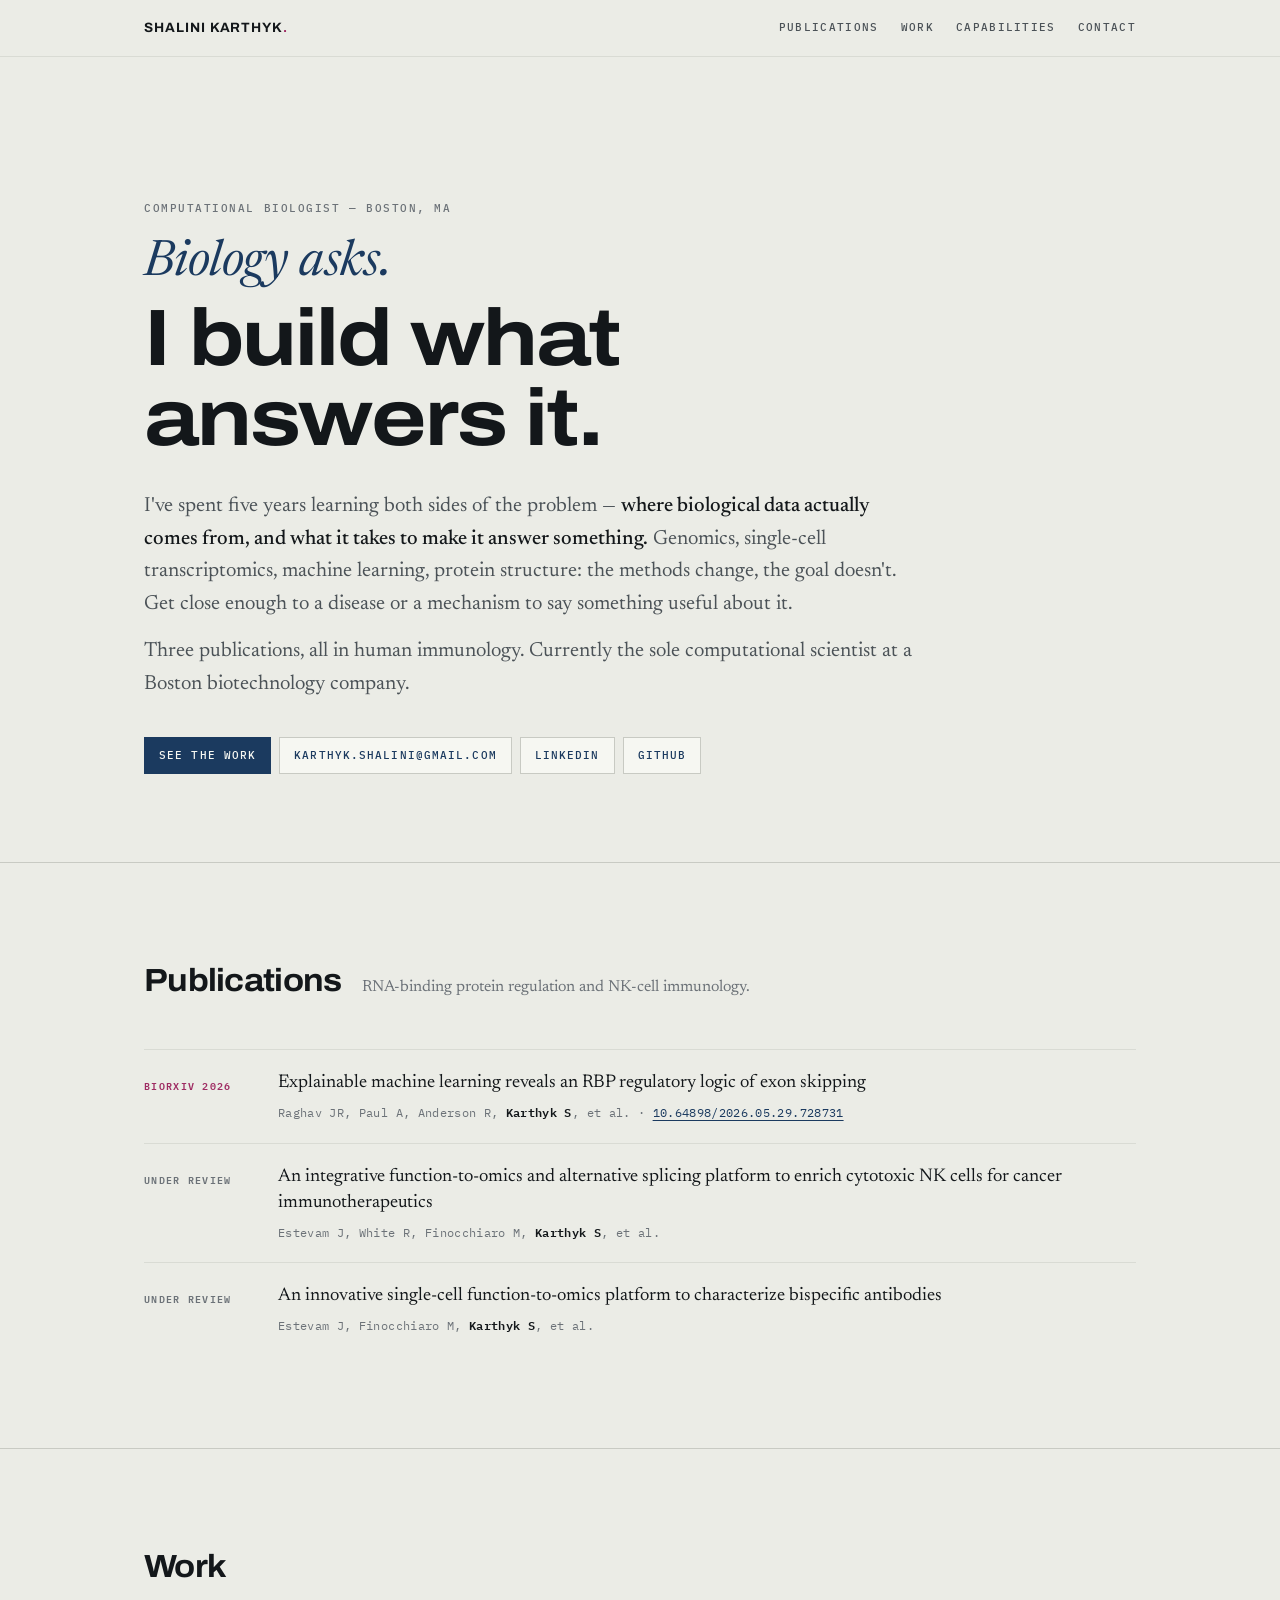
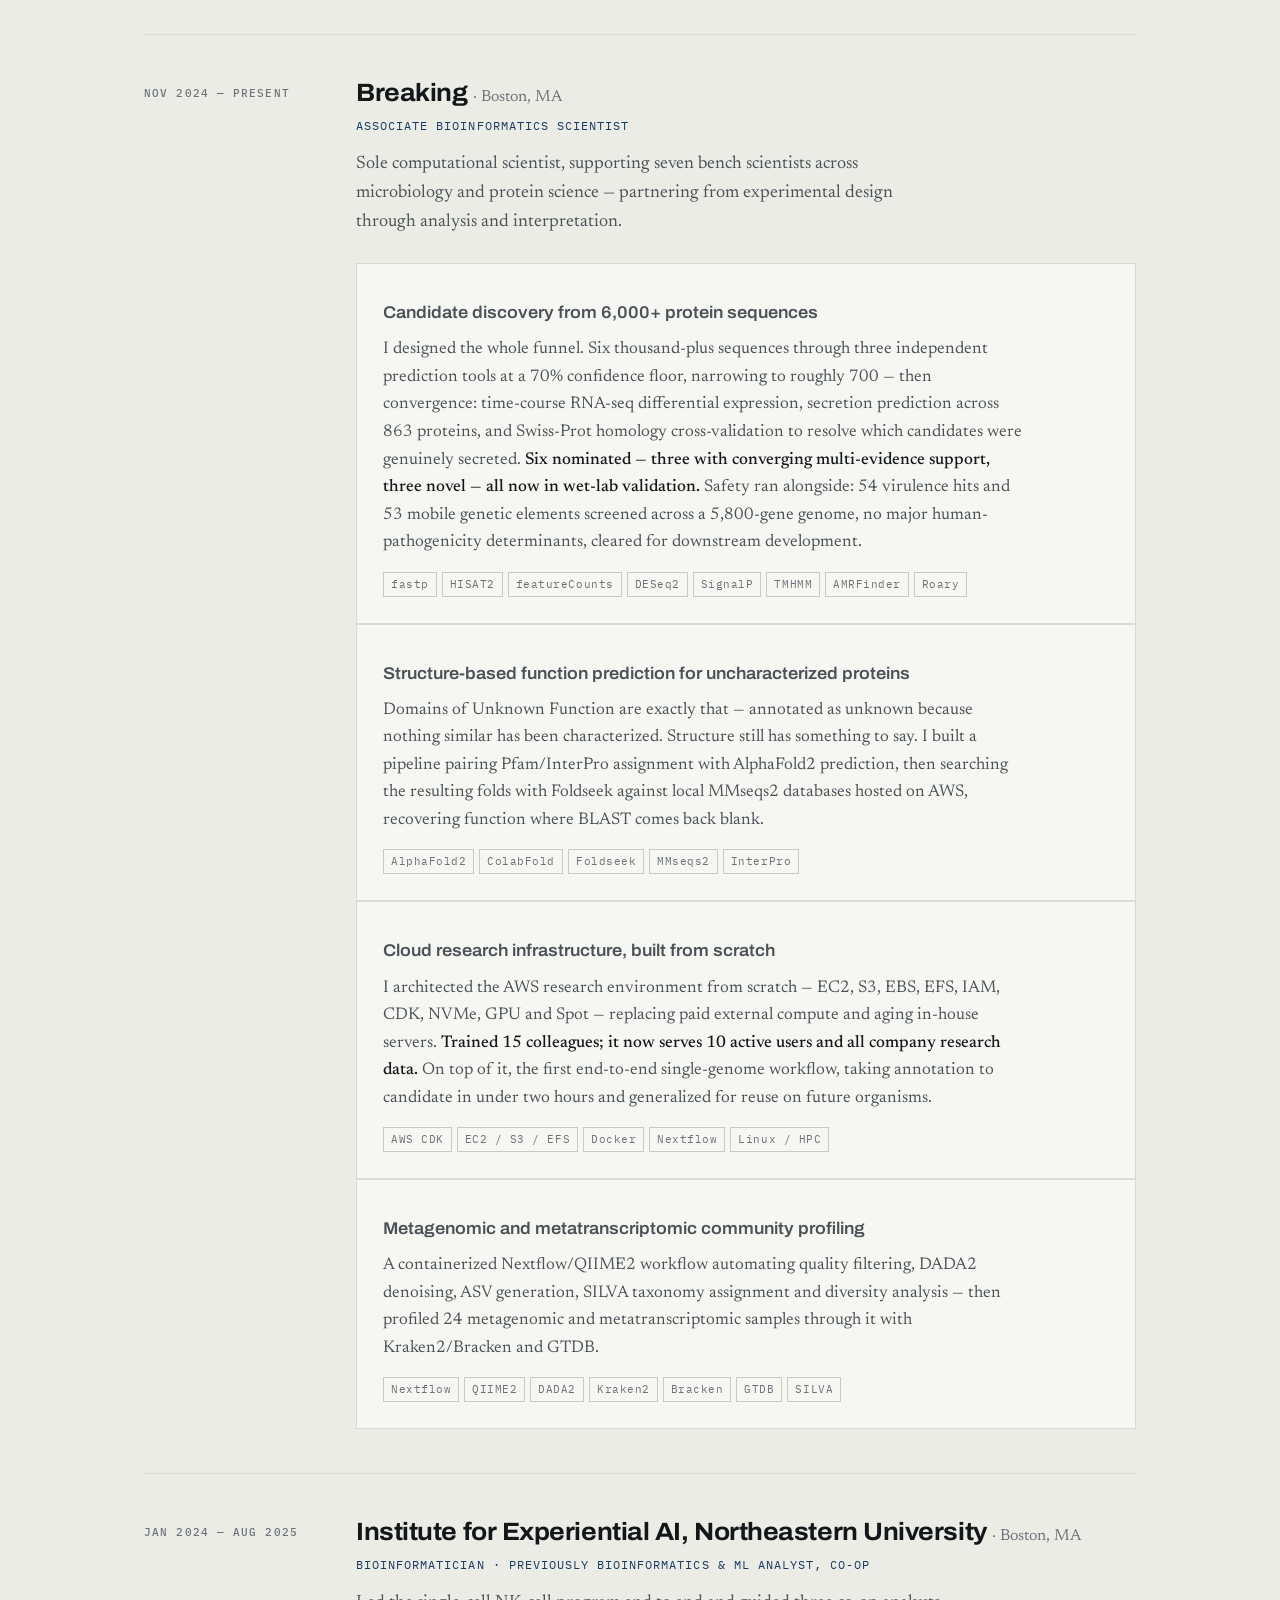
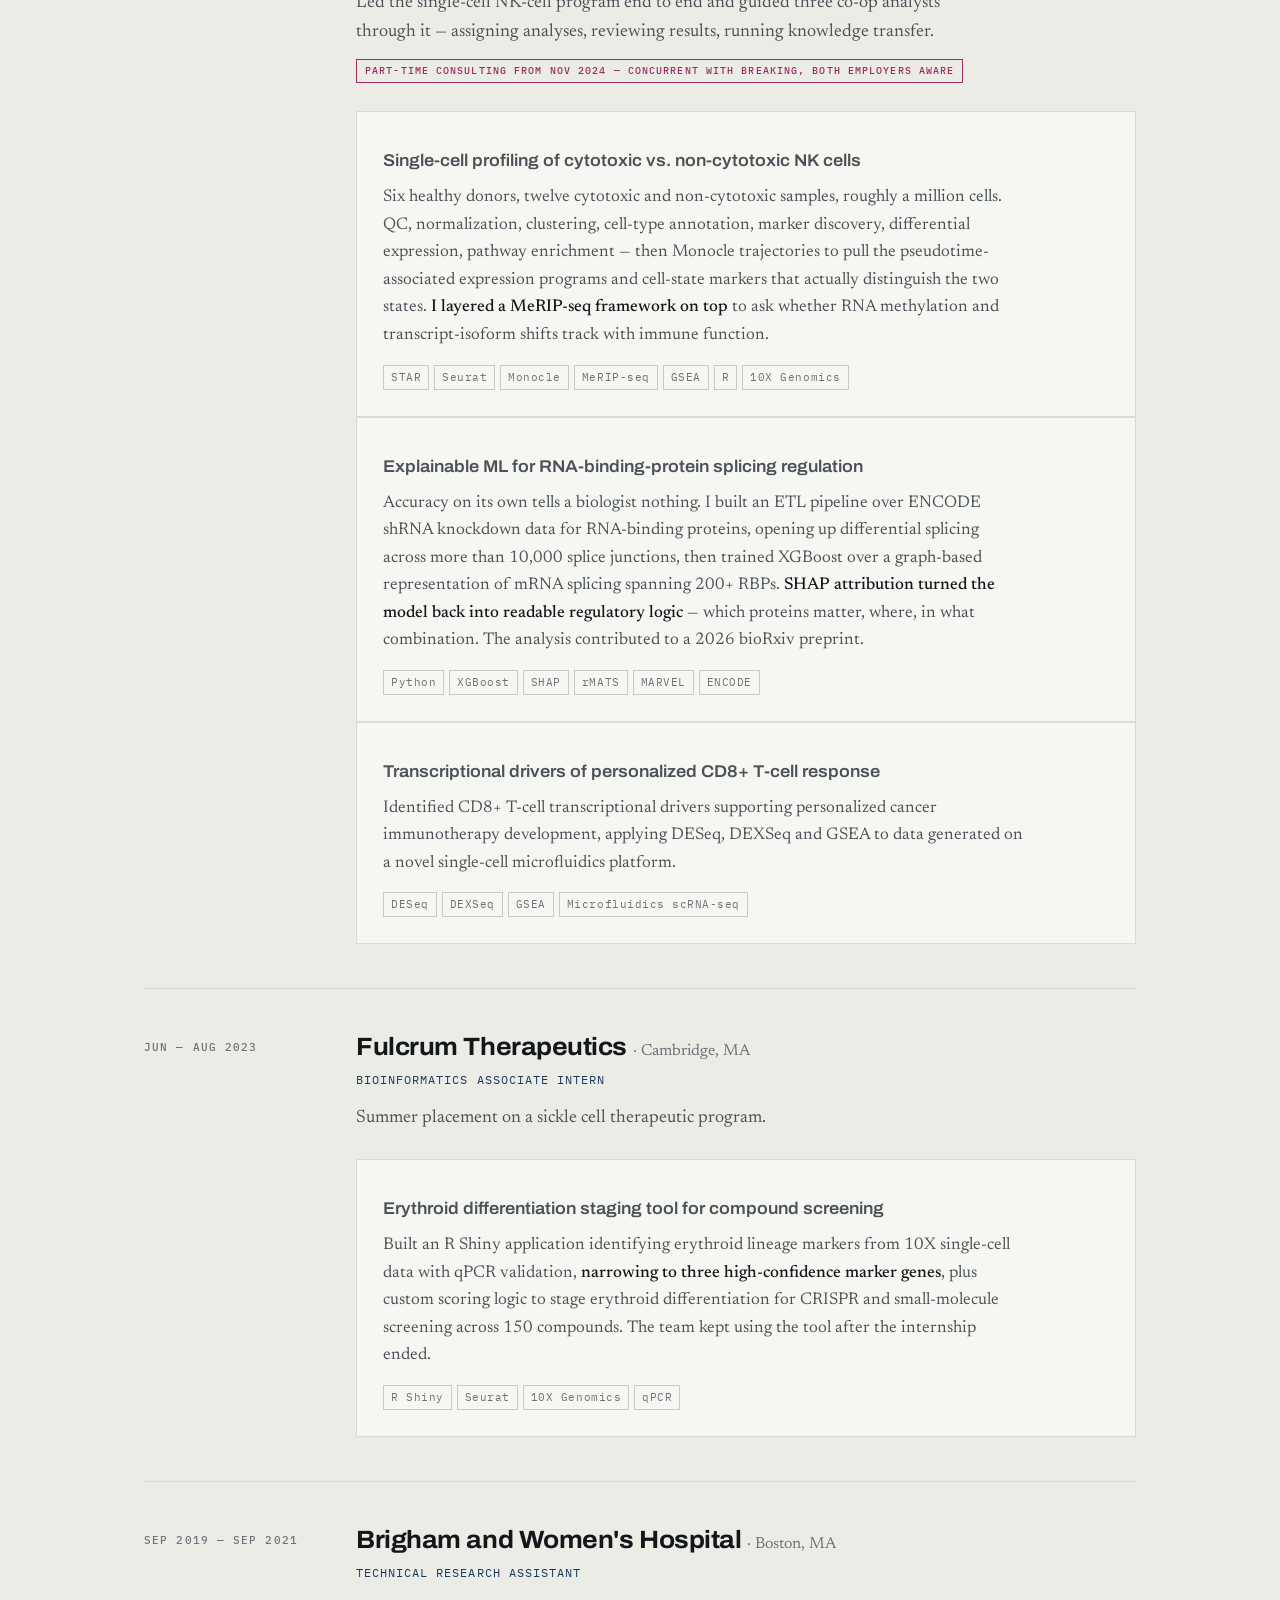
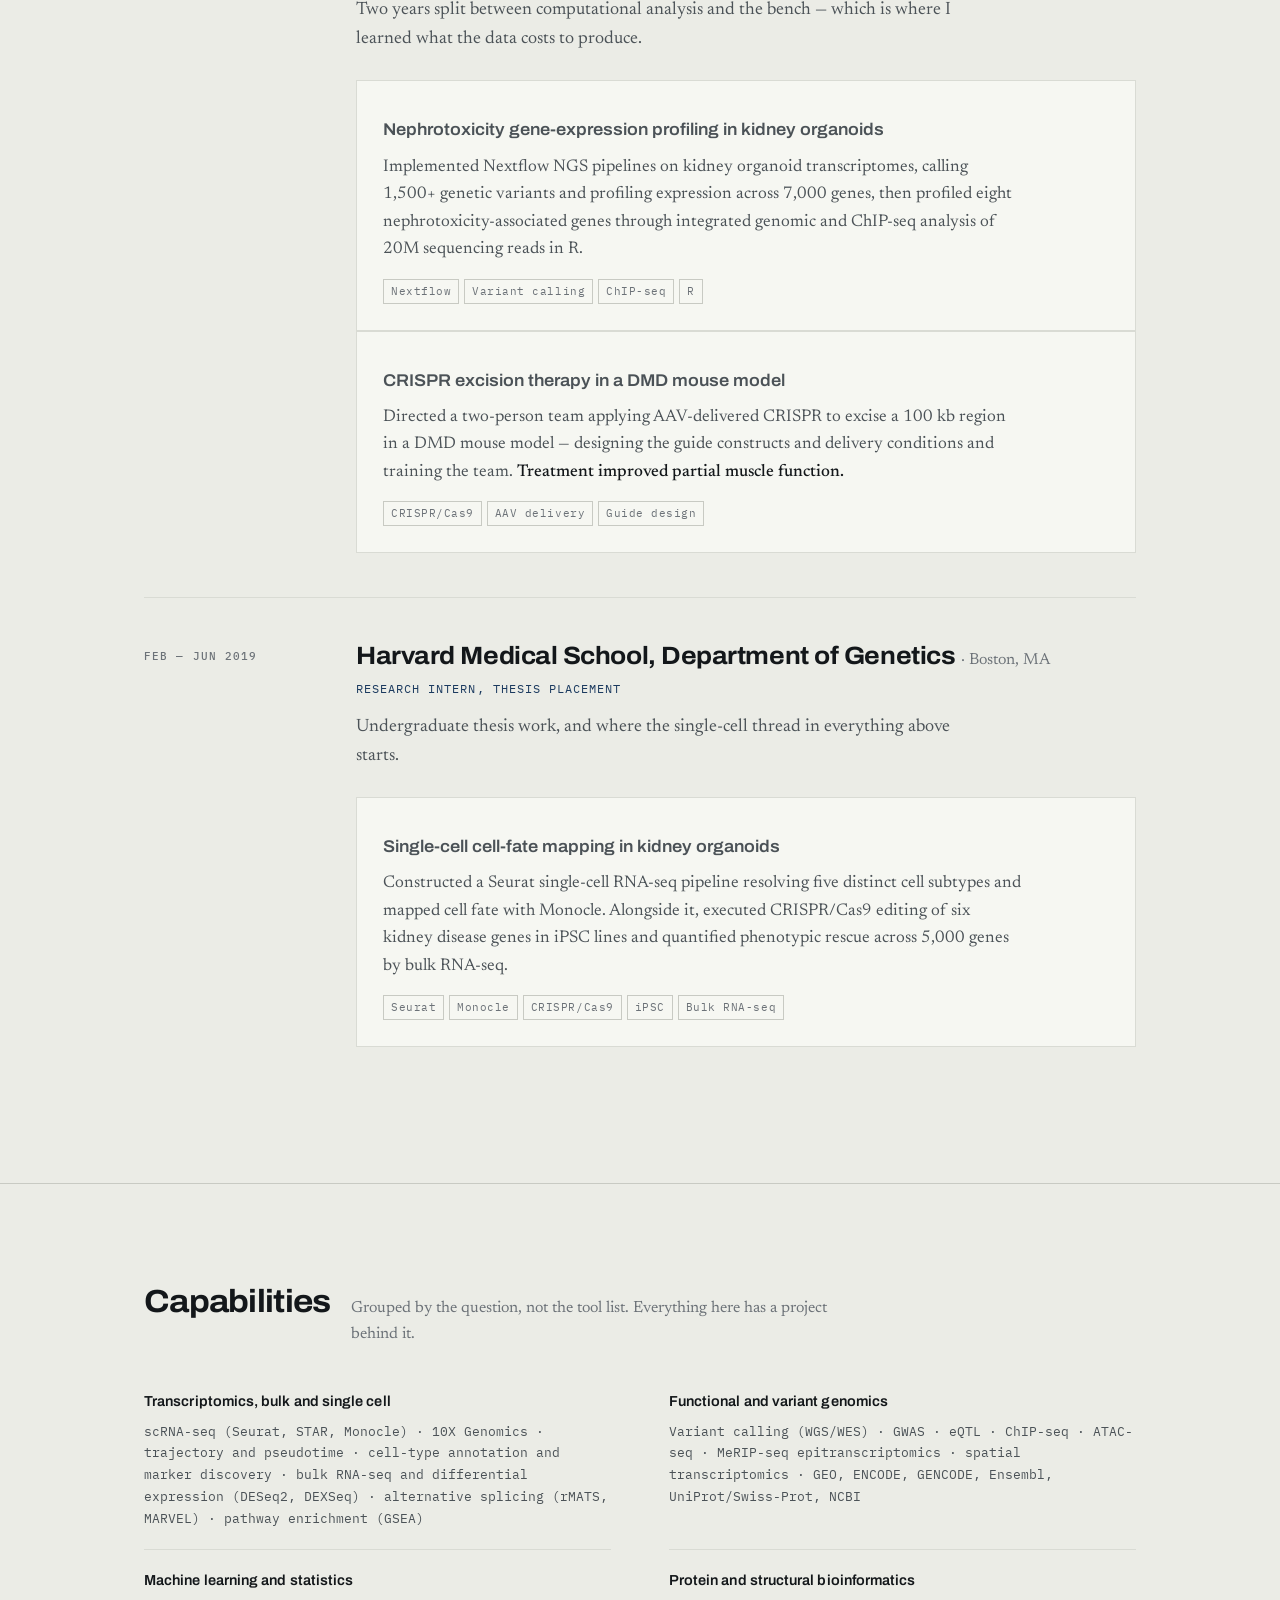
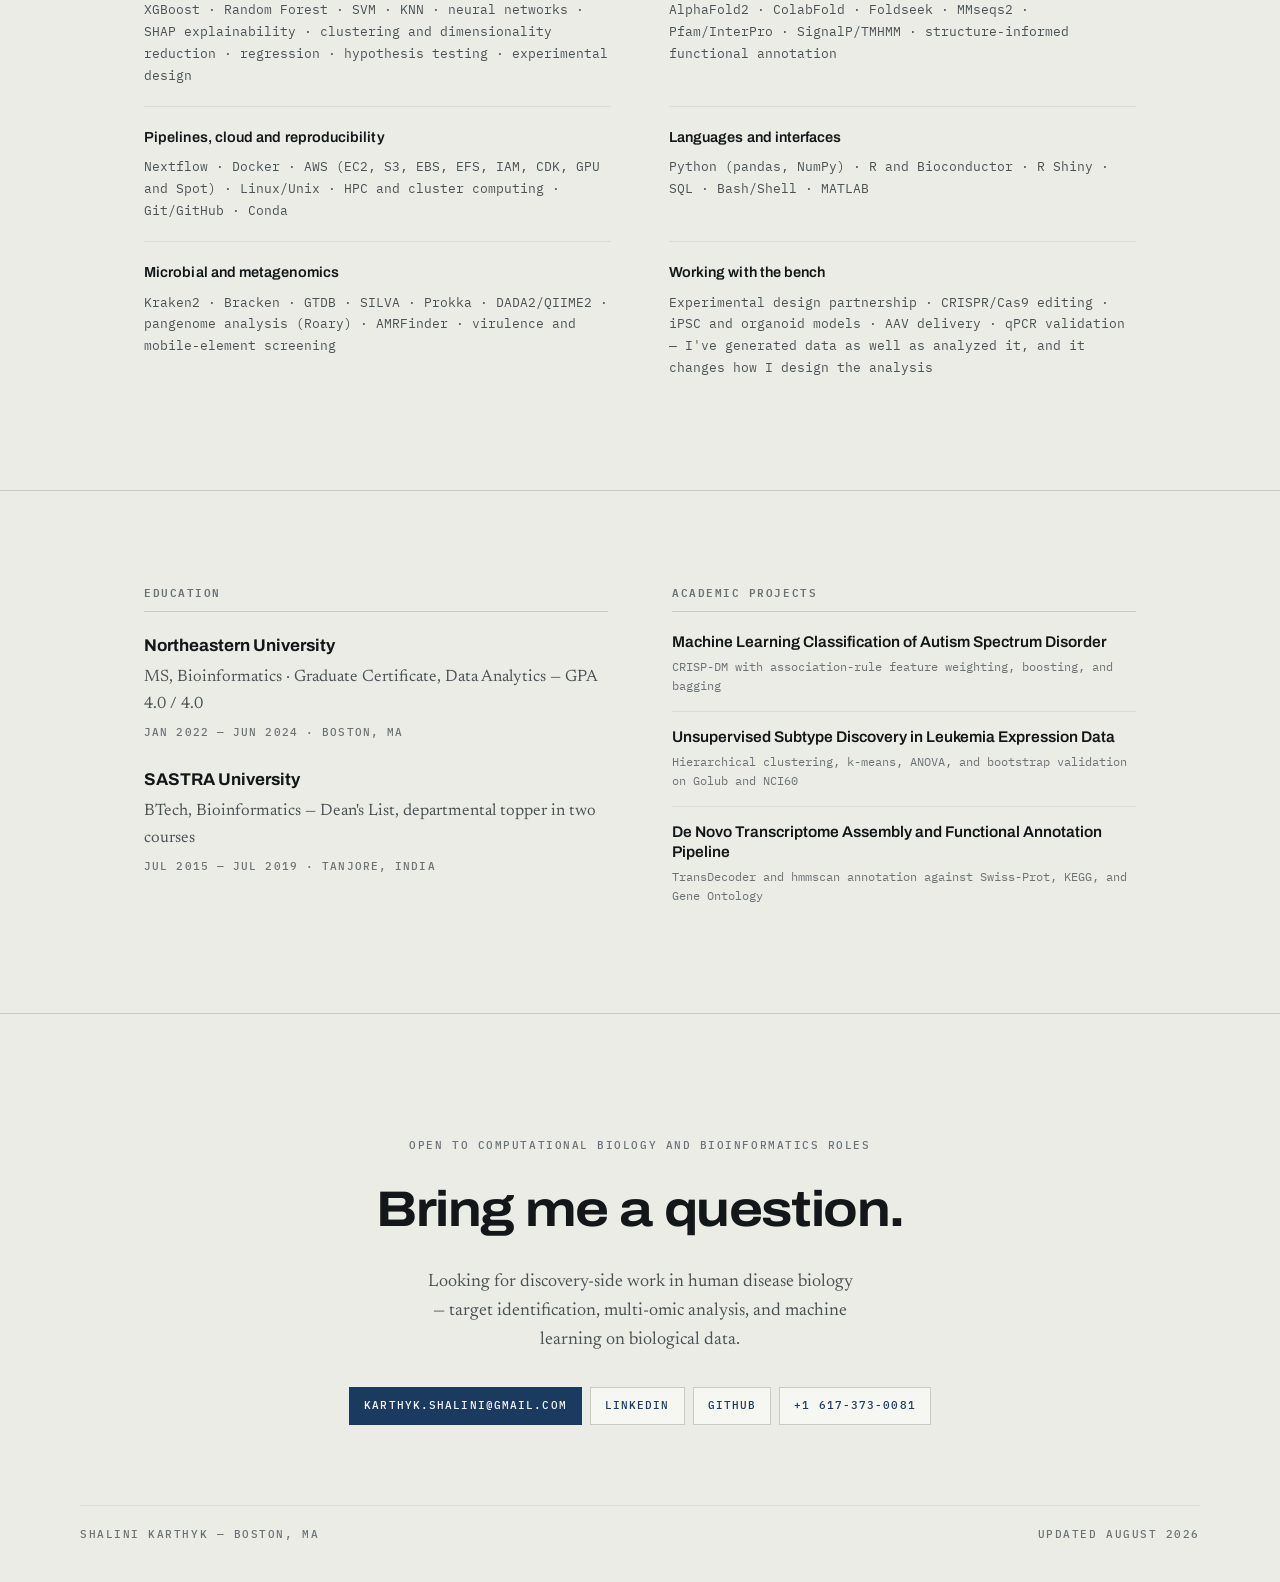
<file: index.html>
<!DOCTYPE html>
<html lang="en">
<head>
<meta charset="utf-8">
<meta name="viewport" content="width=device-width, initial-scale=1">
<title>Shalini Karthyk — Computational Biologist</title>
<meta name="description" content="Computational biologist in Boston. Five years across genomics, single-cell transcriptomics, machine learning and protein structure, pointed at human disease biology.">
<link rel="preconnect" href="https://fonts.googleapis.com">
<link rel="preconnect" href="https://fonts.gstatic.com" crossorigin>
<link href="https://fonts.googleapis.com/css2?family=Archivo:wdth,wght@100..125,400..800&family=IBM+Plex+Mono:wght@400;500;600&family=Newsreader:ital,opsz,wght@0,6..72,300..500;1,6..72,300..500&display=swap" rel="stylesheet">
<style>
:root{
  --bg:#EBECE6;
  --surface:#F6F7F2;
  --ink:#13171A;
  --ink-2:#4B5257;
  --ink-3:#6C7278;
  --rule:#C8CAC3;
  --rule-soft:#D9DBD4;
  --deep:#1B3A5F;
  --signal:#9E2B62;

  --grot:'Archivo',system-ui,sans-serif;
  --serif:'Newsreader',Georgia,serif;
  --mono:'IBM Plex Mono',ui-monospace,monospace;

  --pad:clamp(20px,5vw,72px);
  --maxw:1120px;
}

*{box-sizing:border-box}
html{scroll-behavior:smooth;-webkit-text-size-adjust:100%}
body{
  margin:0;background:var(--bg);color:var(--ink);
  font-family:var(--serif);font-size:18px;line-height:1.62;
  -webkit-font-smoothing:antialiased;
}
a{color:inherit}
.wrap{max-width:var(--maxw);margin:0 auto;padding-left:var(--pad);padding-right:var(--pad)}
.mono{font-family:var(--mono);font-size:11px;font-weight:500;letter-spacing:.14em;text-transform:uppercase}
.soft{color:var(--ink-3)}

/* ---------------- nav ---------------- */
.nav{position:sticky;top:0;z-index:50;background:rgba(235,236,230,.92);backdrop-filter:saturate(150%) blur(10px);border-bottom:1px solid var(--rule-soft)}
.nav-in{display:flex;align-items:center;justify-content:space-between;gap:16px;height:56px}
.brand{font-family:var(--grot);font-weight:700;font-size:13.5px;letter-spacing:.07em;text-transform:uppercase;text-decoration:none}
.brand i{font-style:normal;color:var(--signal)}
.nav-links{display:flex;gap:22px}
.nav-links a{font-family:var(--mono);font-size:11px;font-weight:500;letter-spacing:.12em;text-transform:uppercase;text-decoration:none;color:var(--ink-2);border-bottom:1px solid transparent;padding:3px 0;transition:color .18s,border-color .18s}
.nav-links a:hover{color:var(--deep);border-bottom-color:var(--deep)}
@media(max-width:760px){.nav-links a:nth-child(-n+2){display:none}}

/* ---------------- hero ---------------- */
.hero{padding:clamp(56px,11vw,132px) 0 clamp(48px,8vw,88px)}
h1{margin:18px 0 0;display:block;text-wrap:balance}
h1 .ask{
  display:block;font-family:var(--serif);font-weight:400;font-style:italic;
  font-size:clamp(27px,4.4vw,50px);line-height:1.08;letter-spacing:-.012em;color:var(--deep);
}
h1 .build{
  display:block;font-family:var(--grot);font-weight:700;font-stretch:116%;
  font-size:clamp(38px,6.8vw,80px);line-height:.99;letter-spacing:-.028em;
  margin-top:.12em;
}
.statement{font-size:clamp(18px,1.9vw,20.5px);line-height:1.6;color:var(--ink-2);max-width:38em;margin:32px 0 0}
.statement + .statement{margin-top:14px}
.statement b{color:var(--ink);font-weight:500}

.chips{display:flex;flex-wrap:wrap;gap:8px;margin-top:36px}
.chip{
  font-family:var(--mono);font-size:11px;font-weight:500;letter-spacing:.1em;text-transform:uppercase;
  text-decoration:none;color:var(--deep);background:var(--surface);border:1px solid var(--rule);
  padding:9px 14px;transition:background .18s,border-color .18s,color .18s,transform .18s;
}
.chip:hover{background:var(--deep);border-color:var(--deep);color:var(--surface);transform:translateY(-1px)}
.chip.solid{background:var(--deep);border-color:var(--deep);color:var(--surface)}
.chip.solid:hover{background:var(--signal);border-color:var(--signal)}

/* ---------------- section shell ---------------- */
.sec{padding:clamp(52px,7.5vw,92px) 0;border-top:1px solid var(--rule)}
.sec-head{display:flex;align-items:baseline;gap:20px;flex-wrap:wrap;margin-bottom:clamp(26px,4vw,42px)}
.sec-head h2{font-family:var(--grot);font-weight:700;font-stretch:108%;font-size:clamp(23px,3vw,32px);letter-spacing:-.022em;margin:0}
.sec-head p{margin:0;font-size:16px;color:var(--ink-3);max-width:32em}

/* ---------------- publications ---------------- */
.pub{display:grid;grid-template-columns:104px 1fr;gap:clamp(14px,3vw,30px);padding:20px 0;border-top:1px solid var(--rule-soft)}
.pub:first-of-type{border-top:0;padding-top:0}
@media(max-width:640px){.pub{grid-template-columns:1fr;gap:6px}}
.pub-st{font-family:var(--mono);font-size:10px;font-weight:600;letter-spacing:.13em;text-transform:uppercase;color:var(--ink-3);padding-top:7px}
.pub-st.live{color:var(--signal)}
.pub h3{margin:0;font-family:var(--serif);font-weight:400;font-size:18.5px;line-height:1.4}
.pub .auth{margin:7px 0 0;font-family:var(--mono);font-size:11.5px;letter-spacing:.03em;color:var(--ink-3)}
.pub .auth b{color:var(--ink);font-weight:600}
.pub a{color:var(--deep);text-underline-offset:3px}
.pub a:hover{color:var(--signal)}

/* ---------------- career spine ---------------- */
.role{display:grid;grid-template-columns:168px 1fr;gap:clamp(16px,3.5vw,44px);padding:clamp(30px,4vw,44px) 0;border-top:1px solid var(--rule-soft)}
.role:first-of-type{border-top:0;padding-top:0}
@media(max-width:820px){.role{grid-template-columns:1fr;gap:12px}}
.when{font-family:var(--mono);font-size:11px;font-weight:500;letter-spacing:.1em;text-transform:uppercase;color:var(--ink-3);padding-top:6px}
.org{font-family:var(--grot);font-weight:700;font-stretch:106%;font-size:clamp(20px,2.4vw,25px);letter-spacing:-.018em;margin:0;line-height:1.15}
.org .place{font-family:var(--serif);font-weight:400;font-size:16px;color:var(--ink-3);letter-spacing:0}
.jobtitle{font-family:var(--mono);font-size:11.5px;letter-spacing:.09em;text-transform:uppercase;color:var(--deep);margin:9px 0 0}
.scope{margin:14px 0 0;color:var(--ink-2);max-width:60ch}
.flag{display:inline-block;margin-top:12px;font-family:var(--mono);font-size:10px;font-weight:500;letter-spacing:.11em;text-transform:uppercase;color:var(--signal);border:1px solid var(--signal);padding:3px 8px}

.projects{margin-top:26px;display:grid;gap:2px;background:var(--rule-soft);border:1px solid var(--rule-soft)}
.proj{background:var(--surface);padding:clamp(18px,2.4vw,26px);transition:background .2s}
.proj:hover{background:#FBFCF8}
.q{
  font-family:var(--grot);font-weight:600;font-stretch:106%;
  font-size:clamp(16px,1.8vw,18.5px);line-height:1.3;color:var(--deep);
  margin:0;text-wrap:balance;
}
.proj p{margin:12px 0 0;font-size:17px;color:var(--ink-2);max-width:64ch}
.proj p b{color:var(--ink);font-weight:500}
.tools{display:flex;flex-wrap:wrap;gap:5px;margin-top:15px}
.tool{font-family:var(--mono);font-size:10.5px;letter-spacing:.05em;color:var(--ink-3);border:1px solid var(--rule);padding:3px 7px}

/* ---------------- capabilities ---------------- */
.caps{display:grid;grid-template-columns:1fr 1fr;gap:0 clamp(28px,4.5vw,60px)}
@media(max-width:820px){.caps{grid-template-columns:1fr}}
.cap{padding:19px 0;border-top:1px solid var(--rule-soft)}
.caps > .cap:nth-child(1),.caps > .cap:nth-child(2){border-top:0;padding-top:0}
@media(max-width:820px){.caps > .cap:nth-child(2){border-top:1px solid var(--rule-soft);padding-top:19px}}
.cap h3{font-family:var(--grot);font-weight:600;font-size:14.5px;letter-spacing:.005em;margin:0 0 7px}
.cap p{margin:0;font-family:var(--mono);font-size:12.5px;line-height:1.75;color:var(--ink-2)}

/* ---------------- education / projects ---------------- */
.two{display:grid;grid-template-columns:1fr 1fr;gap:clamp(32px,5vw,64px)}
@media(max-width:880px){.two{grid-template-columns:1fr;gap:44px}}
.sub{font-family:var(--mono);font-size:11px;font-weight:600;letter-spacing:.14em;text-transform:uppercase;color:var(--ink-3);margin:0 0 20px;padding-bottom:10px;border-bottom:1px solid var(--rule)}
.edu{margin-bottom:24px}
.edu h3{font-family:var(--grot);font-weight:700;font-size:17px;margin:0}
.edu p{margin:5px 0 0;font-size:16.5px;color:var(--ink-2)}
.edu p.when{margin-top:6px;padding-top:0;font-size:11px;color:var(--ink-3)}
.ap{padding:15px 0;border-top:1px solid var(--rule-soft)}
.ap:first-of-type{border-top:0;padding-top:0}
.ap h3{font-family:var(--grot);font-weight:600;font-size:15.5px;line-height:1.3;margin:0}
.ap p{margin:6px 0 0;font-family:var(--mono);font-size:11.5px;line-height:1.65;color:var(--ink-3)}

/* ---------------- contact ---------------- */
.contact{padding:clamp(64px,9vw,112px) 0 0;border-top:1px solid var(--rule);text-align:center}
.contact h2{font-family:var(--grot);font-weight:700;font-stretch:114%;font-size:clamp(28px,4.6vw,50px);letter-spacing:-.028em;margin:14px 0 0}
.contact .blurb{color:var(--ink-2);margin:18px auto 0;max-width:44ch}
.contact .chips{justify-content:center;margin-top:32px}
.foot{margin-top:clamp(48px,7vw,80px);border-top:1px solid var(--rule-soft);padding:20px 0 38px;display:flex;justify-content:space-between;gap:12px;flex-wrap:wrap;color:var(--ink-3)}

/* ---------------- reveal ---------------- */
.rv{opacity:0;transform:translateY(14px);transition:opacity .6s ease,transform .6s cubic-bezier(.22,.61,.36,1)}
.rv.in{opacity:1;transform:none}
:focus-visible{outline:2px solid var(--signal);outline-offset:3px}

@media(prefers-reduced-motion:reduce){
  html{scroll-behavior:auto}
  *,*::before,*::after{animation-duration:.01ms!important;transition-duration:.01ms!important}
  .rv{opacity:1;transform:none}
}
</style>
</head>
<body>

<nav class="nav">
  <div class="wrap nav-in">
    <a class="brand" href="#top">Shalini Karthyk<i>.</i></a>
    <div class="nav-links">
      <a href="#publications">Publications</a>
      <a href="#work">Work</a>
      <a href="#capabilities">Capabilities</a>
      <a href="#contact">Contact</a>
    </div>
  </div>
</nav>

<header class="hero" id="top">
  <div class="wrap">
    <p class="mono soft">Computational Biologist — Boston, MA</p>
    <h1>
      <span class="ask">Biology asks.</span>
      <span class="build">I build what<br>answers it.</span>
    </h1>
    <p class="statement">I've spent five years learning both sides of the problem — <b>where biological data actually comes from, and what it takes to make it answer something.</b> Genomics, single-cell transcriptomics, machine learning, protein structure: the methods change, the goal doesn't. Get close enough to a disease or a mechanism to say something useful about it.</p>
    <p class="statement">Three publications, all in human immunology. Currently the sole computational scientist at a Boston biotechnology company.</p>
    <div class="chips">
      <a class="chip solid" href="#work">See the work</a>
      <a class="chip" href="mailto:karthyk.shalini@gmail.com">karthyk.shalini@gmail.com</a>
      <a class="chip" href="https://www.linkedin.com/in/shalini-karthyk/" target="_blank" rel="noopener">LinkedIn</a>
      <a class="chip" href="https://github.com/shalini-karthyk" target="_blank" rel="noopener">GitHub</a>
    </div>
  </div>
</header>

<section class="sec" id="publications">
  <div class="wrap">
    <div class="sec-head rv">
      <h2>Publications</h2>
      <p>RNA-binding protein regulation and NK-cell immunology.</p>
    </div>

    <div class="pub rv">
      <div class="pub-st live">bioRxiv 2026</div>
      <div>
        <h3>Explainable machine learning reveals an RBP regulatory logic of exon skipping</h3>
        <p class="auth">Raghav JR, Paul A, Anderson R, <b>Karthyk S</b>, et al. · <a href="https://doi.org/10.64898/2026.05.29.728731" target="_blank" rel="noopener">10.64898/2026.05.29.728731</a></p>
      </div>
    </div>

    <div class="pub rv">
      <div class="pub-st">Under review</div>
      <div>
        <h3>An integrative function-to-omics and alternative splicing platform to enrich cytotoxic NK cells for cancer immunotherapeutics</h3>
        <p class="auth">Estevam J, White R, Finocchiaro M, <b>Karthyk S</b>, et al.</p>
      </div>
    </div>

    <div class="pub rv">
      <div class="pub-st">Under review</div>
      <div>
        <h3>An innovative single-cell function-to-omics platform to characterize bispecific antibodies</h3>
        <p class="auth">Estevam J, Finocchiaro M, <b>Karthyk S</b>, et al.</p>
      </div>
    </div>
  </div>
</section>

<section class="sec" id="work">
  <div class="wrap">
    <div class="sec-head rv">
      <h2>Work</h2>
    </div>

    <!-- BREAKING -->
    <div class="role rv">
      <div class="when">Nov 2024 — Present</div>
      <div>
        <h3 class="org">Breaking <span class="place">· Boston, MA</span></h3>
        <p class="jobtitle">Associate Bioinformatics Scientist </p>
        <p class="scope">Sole computational scientist, supporting seven bench scientists across microbiology and protein science — partnering from experimental design through analysis and interpretation.</p>

        <div class="projects">
          <div class="proj">
            <p class="q">Candidate discovery from 6,000+ protein sequences</p>
            <p>I designed the whole funnel. Six thousand-plus sequences through three independent prediction tools at a 70% confidence floor, narrowing to roughly 700 — then convergence: time-course RNA-seq differential expression, secretion prediction across 863 proteins, and Swiss-Prot homology cross-validation to resolve which candidates were genuinely secreted. <b>Six nominated — three with converging multi-evidence support, three novel — all now in wet-lab validation.</b> Safety ran alongside: 54 virulence hits and 53 mobile genetic elements screened across a 5,800-gene genome, no major human-pathogenicity determinants, cleared for downstream development.</p>
            <div class="tools"><span class="tool">fastp</span><span class="tool">HISAT2</span><span class="tool">featureCounts</span><span class="tool">DESeq2</span><span class="tool">SignalP</span><span class="tool">TMHMM</span><span class="tool">AMRFinder</span><span class="tool">Roary</span></div>
          </div>

          <div class="proj">
            <p class="q">Structure-based function prediction for uncharacterized proteins</p>
            <p>Domains of Unknown Function are exactly that — annotated as unknown because nothing similar has been characterized. Structure still has something to say. I built a pipeline pairing Pfam/InterPro assignment with AlphaFold2 prediction, then searching the resulting folds with Foldseek against local MMseqs2 databases hosted on AWS, recovering function where BLAST comes back blank.</p>
            <div class="tools"><span class="tool">AlphaFold2</span><span class="tool">ColabFold</span><span class="tool">Foldseek</span><span class="tool">MMseqs2</span><span class="tool">InterPro</span></div>
          </div>

          <div class="proj">
            <p class="q">Cloud research infrastructure, built from scratch</p>
            <p>I architected the AWS research environment from scratch — EC2, S3, EBS, EFS, IAM, CDK, NVMe, GPU and Spot — replacing paid external compute and aging in-house servers. <b>Trained 15 colleagues; it now serves 10 active users and all company research data.</b> On top of it, the first end-to-end single-genome workflow, taking annotation to candidate in under two hours and generalized for reuse on future organisms.</p>
            <div class="tools"><span class="tool">AWS CDK</span><span class="tool">EC2 / S3 / EFS</span><span class="tool">Docker</span><span class="tool">Nextflow</span><span class="tool">Linux / HPC</span></div>
          </div>

          <div class="proj">
            <p class="q">Metagenomic and metatranscriptomic community profiling</p>
            <p>A containerized Nextflow/QIIME2 workflow automating quality filtering, DADA2 denoising, ASV generation, SILVA taxonomy assignment and diversity analysis — then profiled 24 metagenomic and metatranscriptomic samples through it with Kraken2/Bracken and GTDB.</p>
            <div class="tools"><span class="tool">Nextflow</span><span class="tool">QIIME2</span><span class="tool">DADA2</span><span class="tool">Kraken2</span><span class="tool">Bracken</span><span class="tool">GTDB</span><span class="tool">SILVA</span></div>
          </div>
        </div>
      </div>
    </div>

    <!-- IEAI -->
    <div class="role rv">
      <div class="when">Jan 2024 — Aug 2025</div>
      <div>
        <h3 class="org">Institute for Experiential AI, Northeastern University <span class="place">· Boston, MA</span></h3>
        <p class="jobtitle">Bioinformatician · previously Bioinformatics &amp; ML Analyst, Co-op</p>
        <p class="scope">Led the single-cell NK-cell program end to end and guided three co-op analysts through it — assigning analyses, reviewing results, running knowledge transfer.</p>
        <span class="flag">Part-time consulting from Nov 2024 — concurrent with Breaking, both employers aware</span>

        <div class="projects">
          <div class="proj">
            <p class="q">Single-cell profiling of cytotoxic vs. non-cytotoxic NK cells</p>
            <p>Six healthy donors, twelve cytotoxic and non-cytotoxic samples, roughly a million cells. QC, normalization, clustering, cell-type annotation, marker discovery, differential expression, pathway enrichment — then Monocle trajectories to pull the pseudotime-associated expression programs and cell-state markers that actually distinguish the two states. <b>I layered a MeRIP-seq framework on top</b> to ask whether RNA methylation and transcript-isoform shifts track with immune function.</p>
            <div class="tools"><span class="tool">STAR</span><span class="tool">Seurat</span><span class="tool">Monocle</span><span class="tool">MeRIP-seq</span><span class="tool">GSEA</span><span class="tool">R</span><span class="tool">10X Genomics</span></div>
          </div>

          <div class="proj">
            <p class="q">Explainable ML for RNA-binding-protein splicing regulation</p>
            <p>Accuracy on its own tells a biologist nothing. I built an ETL pipeline over ENCODE shRNA knockdown data for RNA-binding proteins, opening up differential splicing across more than 10,000 splice junctions, then trained XGBoost over a graph-based representation of mRNA splicing spanning 200+ RBPs. <b>SHAP attribution turned the model back into readable regulatory logic</b> — which proteins matter, where, in what combination. The analysis contributed to a 2026 bioRxiv preprint.</p>
            <div class="tools"><span class="tool">Python</span><span class="tool">XGBoost</span><span class="tool">SHAP</span><span class="tool">rMATS</span><span class="tool">MARVEL</span><span class="tool">ENCODE</span></div>
          </div>

          <div class="proj">
            <p class="q">Transcriptional drivers of personalized CD8+ T-cell response</p>
            <p>Identified CD8+ T-cell transcriptional drivers supporting personalized cancer immunotherapy development, applying DESeq, DEXSeq and GSEA to data generated on a novel single-cell microfluidics platform.</p>
            <div class="tools"><span class="tool">DESeq</span><span class="tool">DEXSeq</span><span class="tool">GSEA</span><span class="tool">Microfluidics scRNA-seq</span></div>
          </div>
        </div>
      </div>
    </div>

    <!-- FULCRUM -->
    <div class="role rv">
      <div class="when">Jun — Aug 2023</div>
      <div>
        <h3 class="org">Fulcrum Therapeutics <span class="place">· Cambridge, MA</span></h3>
        <p class="jobtitle">Bioinformatics Associate Intern</p>
        <p class="scope">Summer placement on a sickle cell therapeutic program.</p>

        <div class="projects">
          <div class="proj">
            <p class="q">Erythroid differentiation staging tool for compound screening</p>
            <p>Built an R Shiny application identifying erythroid lineage markers from 10X single-cell data with qPCR validation, <b>narrowing to three high-confidence marker genes</b>, plus custom scoring logic to stage erythroid differentiation for CRISPR and small-molecule screening across 150 compounds. The team kept using the tool after the internship ended.</p>
            <div class="tools"><span class="tool">R Shiny</span><span class="tool">Seurat</span><span class="tool">10X Genomics</span><span class="tool">qPCR</span></div>
          </div>
        </div>
      </div>
    </div>

    <!-- BWH -->
    <div class="role rv">
      <div class="when">Sep 2019 — Sep 2021</div>
      <div>
        <h3 class="org">Brigham and Women's Hospital <span class="place">· Boston, MA</span></h3>
        <p class="jobtitle">Technical Research Assistant</p>
        <p class="scope">Two years split between computational analysis and the bench — which is where I learned what the data costs to produce.</p>

        <div class="projects">
          <div class="proj">
            <p class="q">Nephrotoxicity gene-expression profiling in kidney organoids</p>
            <p>Implemented Nextflow NGS pipelines on kidney organoid transcriptomes, calling 1,500+ genetic variants and profiling expression across 7,000 genes, then profiled eight nephrotoxicity-associated genes through integrated genomic and ChIP-seq analysis of 20M sequencing reads in R.</p>
            <div class="tools"><span class="tool">Nextflow</span><span class="tool">Variant calling</span><span class="tool">ChIP-seq</span><span class="tool">R</span></div>
          </div>

          <div class="proj">
            <p class="q">CRISPR excision therapy in a DMD mouse model</p>
            <p>Directed a two-person team applying AAV-delivered CRISPR to excise a 100 kb region in a DMD mouse model — designing the guide constructs and delivery conditions and training the team. <b>Treatment improved partial muscle function.</b></p>
            <div class="tools"><span class="tool">CRISPR/Cas9</span><span class="tool">AAV delivery</span><span class="tool">Guide design</span></div>
          </div>
        </div>
      </div>
    </div>

    <!-- HMS -->
    <div class="role rv">
      <div class="when">Feb — Jun 2019</div>
      <div>
        <h3 class="org">Harvard Medical School, Department of Genetics <span class="place">· Boston, MA</span></h3>
        <p class="jobtitle">Research Intern, Thesis Placement</p>
        <p class="scope">Undergraduate thesis work, and where the single-cell thread in everything above starts.</p>

        <div class="projects">
          <div class="proj">
            <p class="q">Single-cell cell-fate mapping in kidney organoids</p>
            <p>Constructed a Seurat single-cell RNA-seq pipeline resolving five distinct cell subtypes and mapped cell fate with Monocle. Alongside it, executed CRISPR/Cas9 editing of six kidney disease genes in iPSC lines and quantified phenotypic rescue across 5,000 genes by bulk RNA-seq.</p>
            <div class="tools"><span class="tool">Seurat</span><span class="tool">Monocle</span><span class="tool">CRISPR/Cas9</span><span class="tool">iPSC</span><span class="tool">Bulk RNA-seq</span></div>
          </div>
        </div>
      </div>
    </div>

  </div>
</section>

<section class="sec" id="capabilities">
  <div class="wrap">
    <div class="sec-head rv">
      <h2>Capabilities</h2>
      <p>Grouped by the question, not the tool list. Everything here has a project behind it.</p>
    </div>
    <div class="caps rv">
      <div class="cap">
        <h3>Transcriptomics, bulk and single cell</h3>
        <p>scRNA-seq (Seurat, STAR, Monocle) · 10X Genomics · trajectory and pseudotime · cell-type annotation and marker discovery · bulk RNA-seq and differential expression (DESeq2, DEXSeq) · alternative splicing (rMATS, MARVEL) · pathway enrichment (GSEA)</p>
      </div>
      <div class="cap">
        <h3>Functional and variant genomics</h3>
        <p>Variant calling (WGS/WES) · GWAS · eQTL · ChIP-seq · ATAC-seq · MeRIP-seq epitranscriptomics · spatial transcriptomics · GEO, ENCODE, GENCODE, Ensembl, UniProt/Swiss-Prot, NCBI</p>
      </div>
      <div class="cap">
        <h3>Machine learning and statistics</h3>
        <p>XGBoost · Random Forest · SVM · KNN · neural networks · SHAP explainability · clustering and dimensionality reduction · regression · hypothesis testing · experimental design</p>
      </div>
      <div class="cap">
        <h3>Protein and structural bioinformatics</h3>
        <p>AlphaFold2 · ColabFold · Foldseek · MMseqs2 · Pfam/InterPro · SignalP/TMHMM · structure-informed functional annotation</p>
      </div>
      <div class="cap">
        <h3>Pipelines, cloud and reproducibility</h3>
        <p>Nextflow · Docker · AWS (EC2, S3, EBS, EFS, IAM, CDK, GPU and Spot) · Linux/Unix · HPC and cluster computing · Git/GitHub · Conda</p>
      </div>
      <div class="cap">
        <h3>Languages and interfaces</h3>
        <p>Python (pandas, NumPy) · R and Bioconductor · R Shiny · SQL · Bash/Shell · MATLAB</p>
      </div>
      <div class="cap">
        <h3>Microbial and metagenomics</h3>
        <p>Kraken2 · Bracken · GTDB · SILVA · Prokka · DADA2/QIIME2 · pangenome analysis (Roary) · AMRFinder · virulence and mobile-element screening</p>
      </div>
      <div class="cap">
        <h3>Working with the bench</h3>
        <p>Experimental design partnership · CRISPR/Cas9 editing · iPSC and organoid models · AAV delivery · qPCR validation — I've generated data as well as analyzed it, and it changes how I design the analysis</p>
      </div>
    </div>
  </div>
</section>

<section class="sec">
  <div class="wrap two">
    <div class="rv">
      <p class="sub">Education</p>
      <div class="edu">
        <h3>Northeastern University</h3>
        <p>MS, Bioinformatics · Graduate Certificate, Data Analytics — GPA 4.0 / 4.0</p>
        <p class="when">Jan 2022 — Jun 2024 · Boston, MA</p>
      </div>
      <div class="edu">
        <h3>SASTRA University</h3>
        <p>BTech, Bioinformatics — Dean's List, departmental topper in two courses</p>
        <p class="when">Jul 2015 — Jul 2019 · Tanjore, India</p>
      </div>
    </div>

    <div class="rv">
      <p class="sub">Academic projects</p>
      <div class="ap">
        <h3>Machine Learning Classification of Autism Spectrum Disorder</h3>
        <p>CRISP-DM with association-rule feature weighting, boosting, and bagging</p>
      </div>
      <div class="ap">
        <h3>Unsupervised Subtype Discovery in Leukemia Expression Data</h3>
        <p>Hierarchical clustering, k-means, ANOVA, and bootstrap validation on Golub and NCI60</p>
      </div>
      <div class="ap">
        <h3>De Novo Transcriptome Assembly and Functional Annotation Pipeline</h3>
        <p>TransDecoder and hmmscan annotation against Swiss-Prot, KEGG, and Gene Ontology</p>
      </div>
    </div>
  </div>
</section>

<section class="contact" id="contact">
  <div class="wrap">
    <p class="mono soft">Open to computational biology and bioinformatics roles</p>
    <h2>Bring me a question.</h2>
    <p class="blurb">Looking for discovery-side work in human disease biology — target identification, multi-omic analysis, and machine learning on biological data.</p>
    <div class="chips">
      <a class="chip solid" href="mailto:karthyk.shalini@gmail.com">karthyk.shalini@gmail.com</a>
      <a class="chip" href="https://www.linkedin.com/in/shalini-karthyk/" target="_blank" rel="noopener">LinkedIn</a>
      <a class="chip" href="https://github.com/shalini-karthyk" target="_blank" rel="noopener">GitHub</a>
      <a class="chip" href="tel:+16173730081">+1 617-373-0081</a>
    </div>
  </div>
  <div class="wrap foot">
    <span class="mono">Shalini Karthyk — Boston, MA</span>
    <span class="mono">Updated August 2026</span>
  </div>
</section>

<script>
(function(){
  var els = document.querySelectorAll('.rv');
  if(!('IntersectionObserver' in window)){
    Array.prototype.forEach.call(els,function(e){e.classList.add('in');});
    return;
  }
  var io = new IntersectionObserver(function(entries){
    entries.forEach(function(en){
      if(en.isIntersecting){ en.target.classList.add('in'); io.unobserve(en.target); }
    });
  },{rootMargin:'0px 0px -8% 0px',threshold:.05});
  els.forEach(function(e){io.observe(e)});
})();
</script>

</body>
</html>
</file>
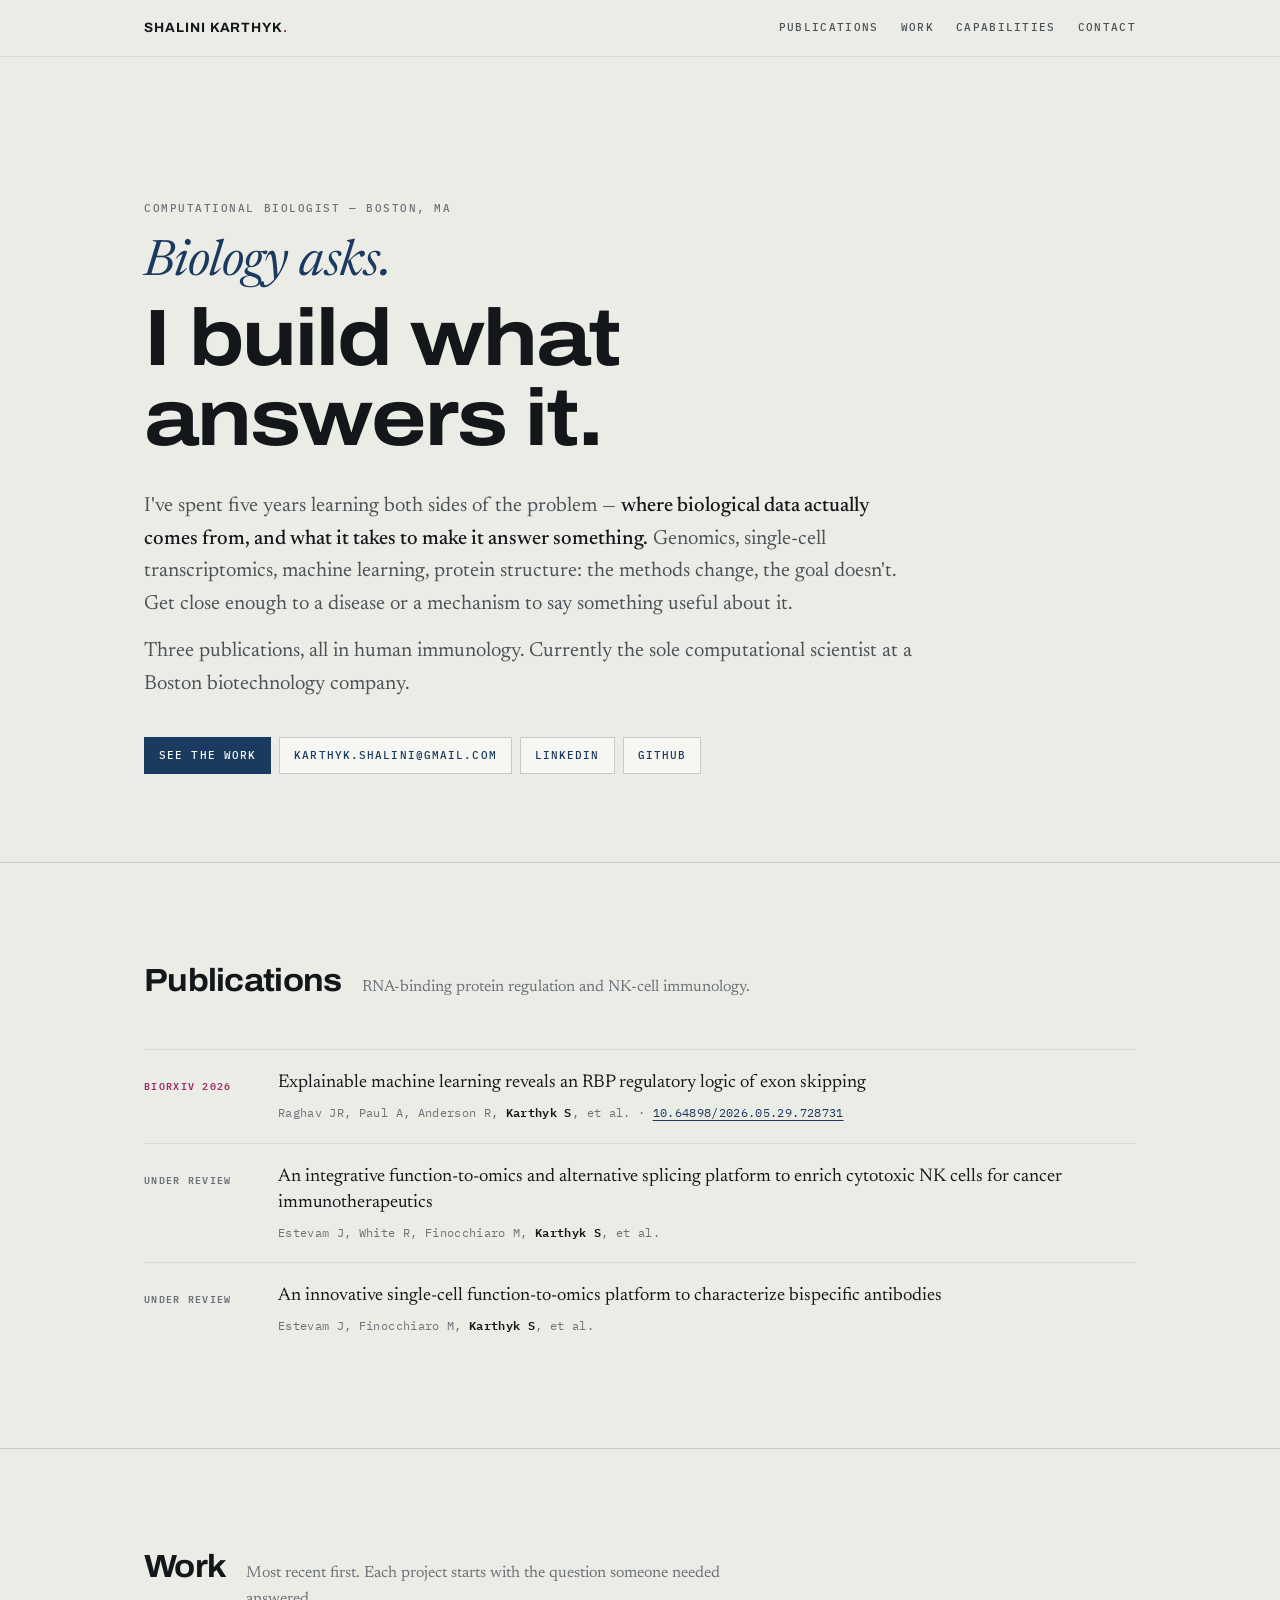
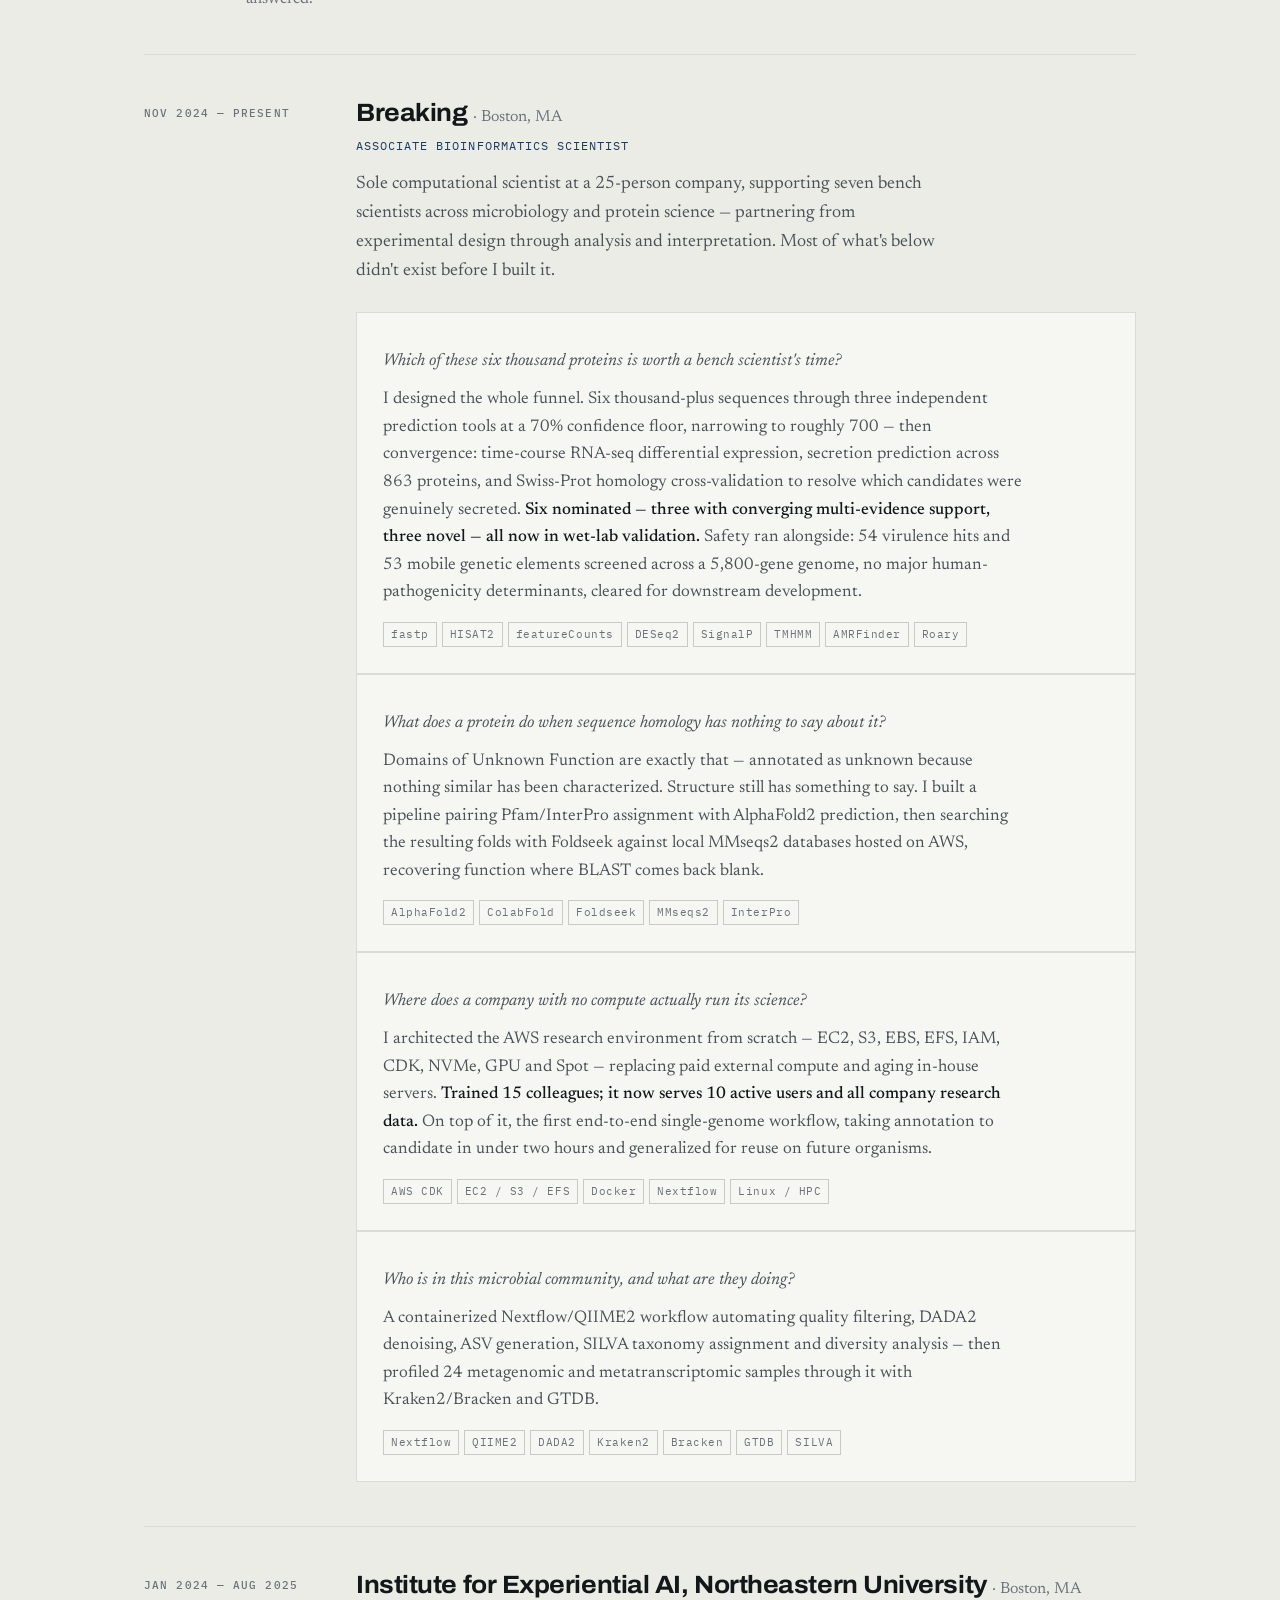
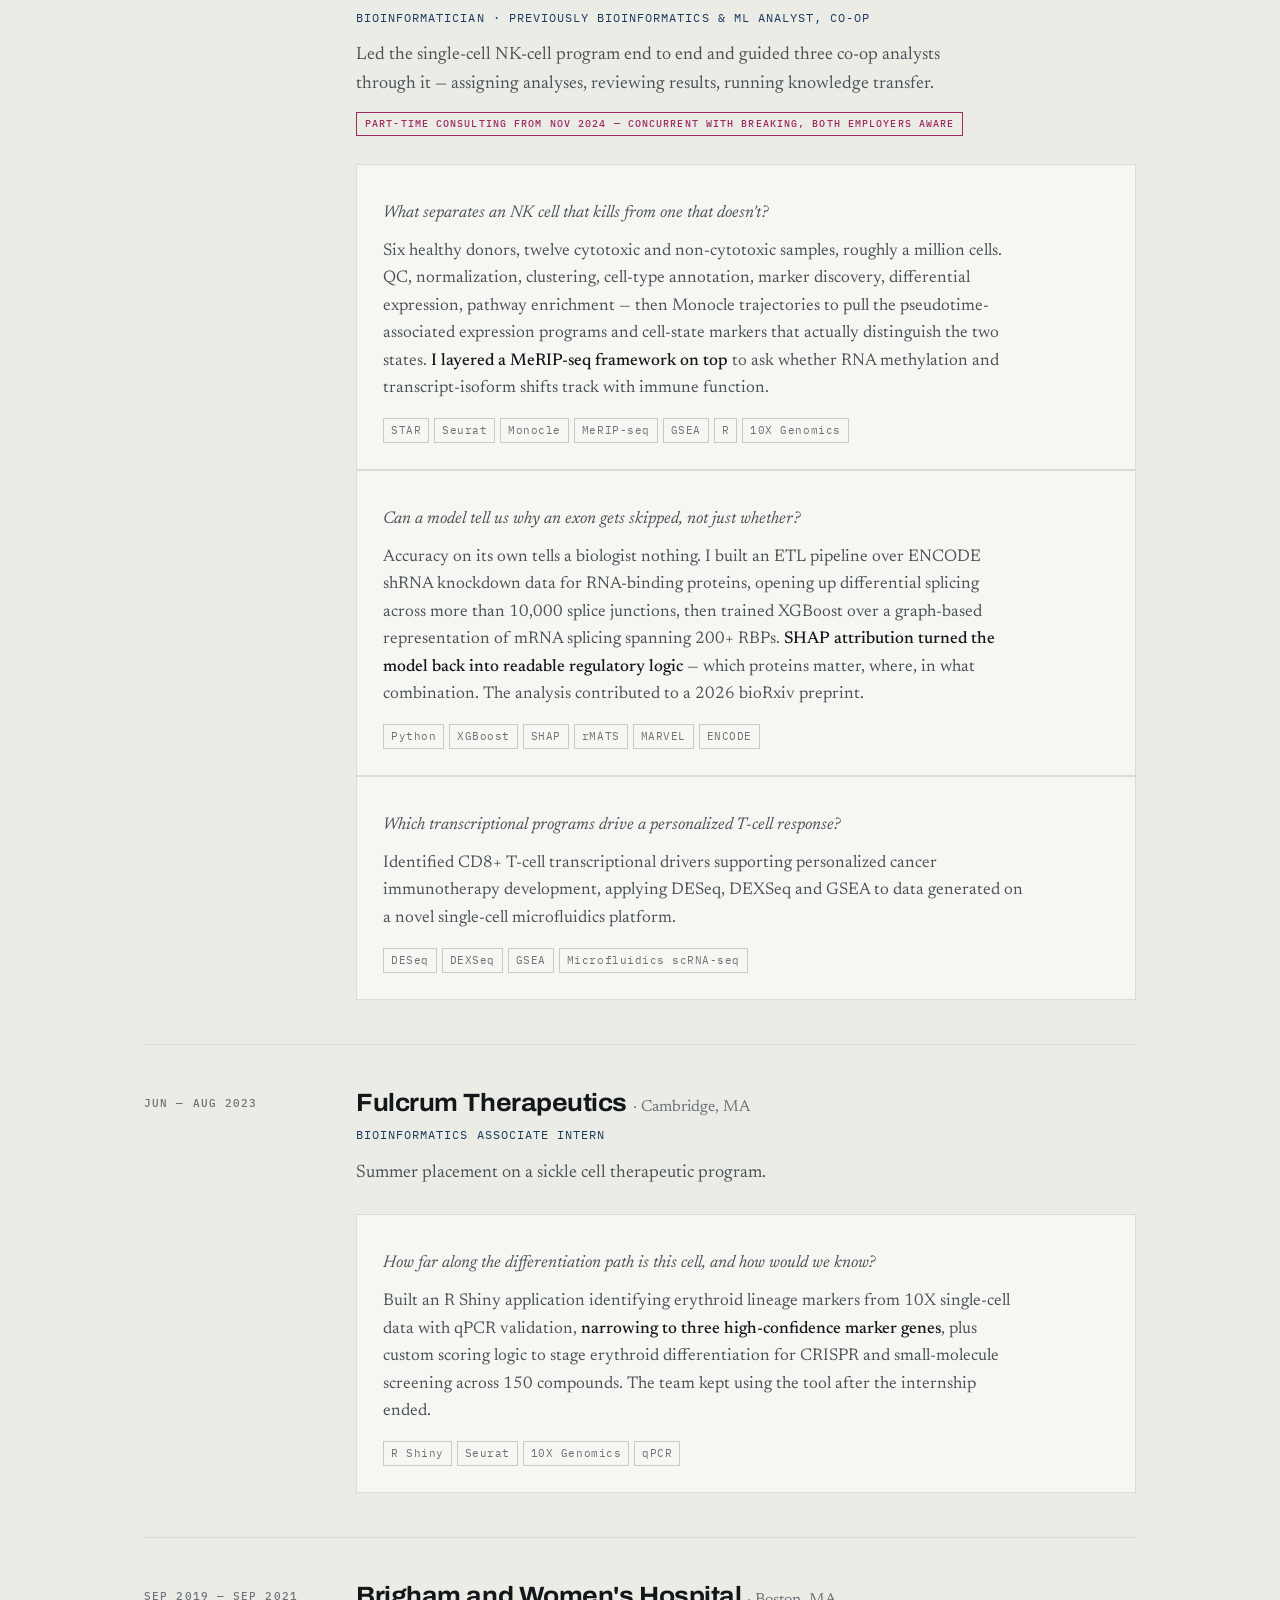
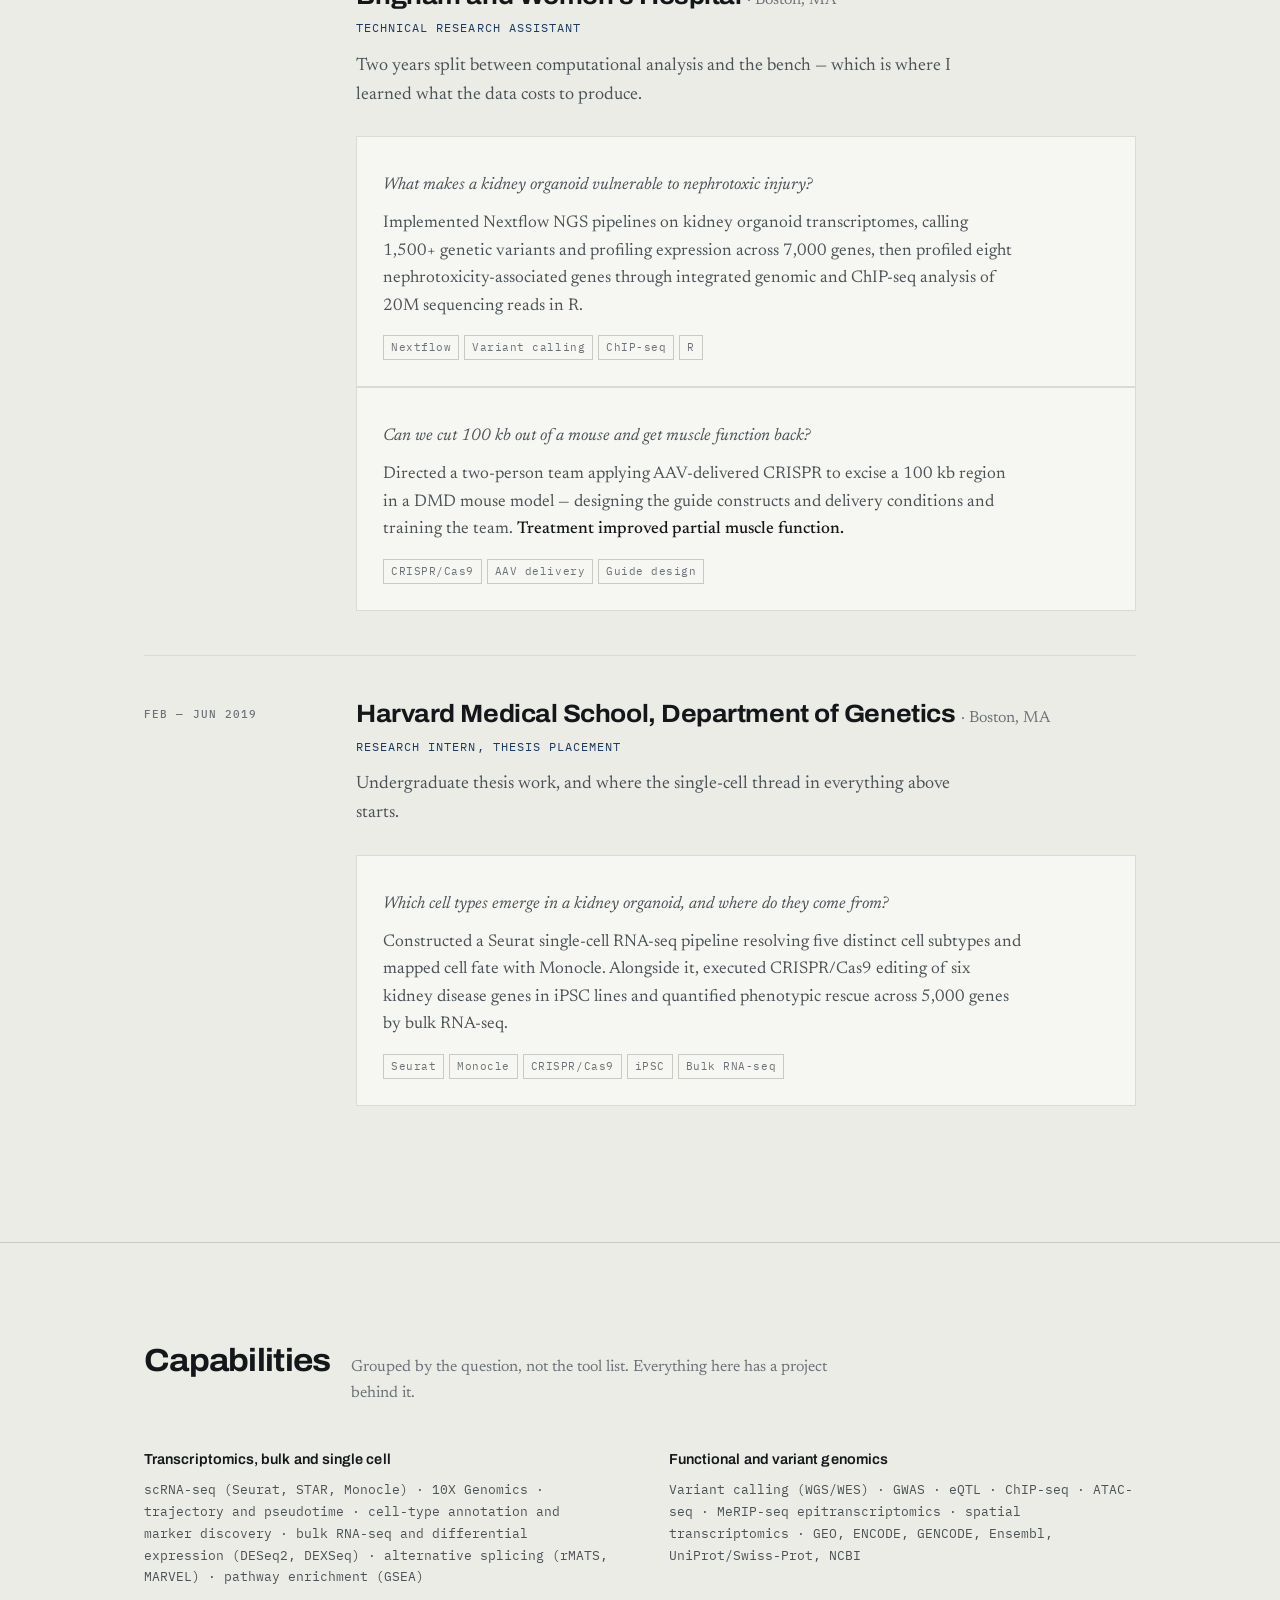
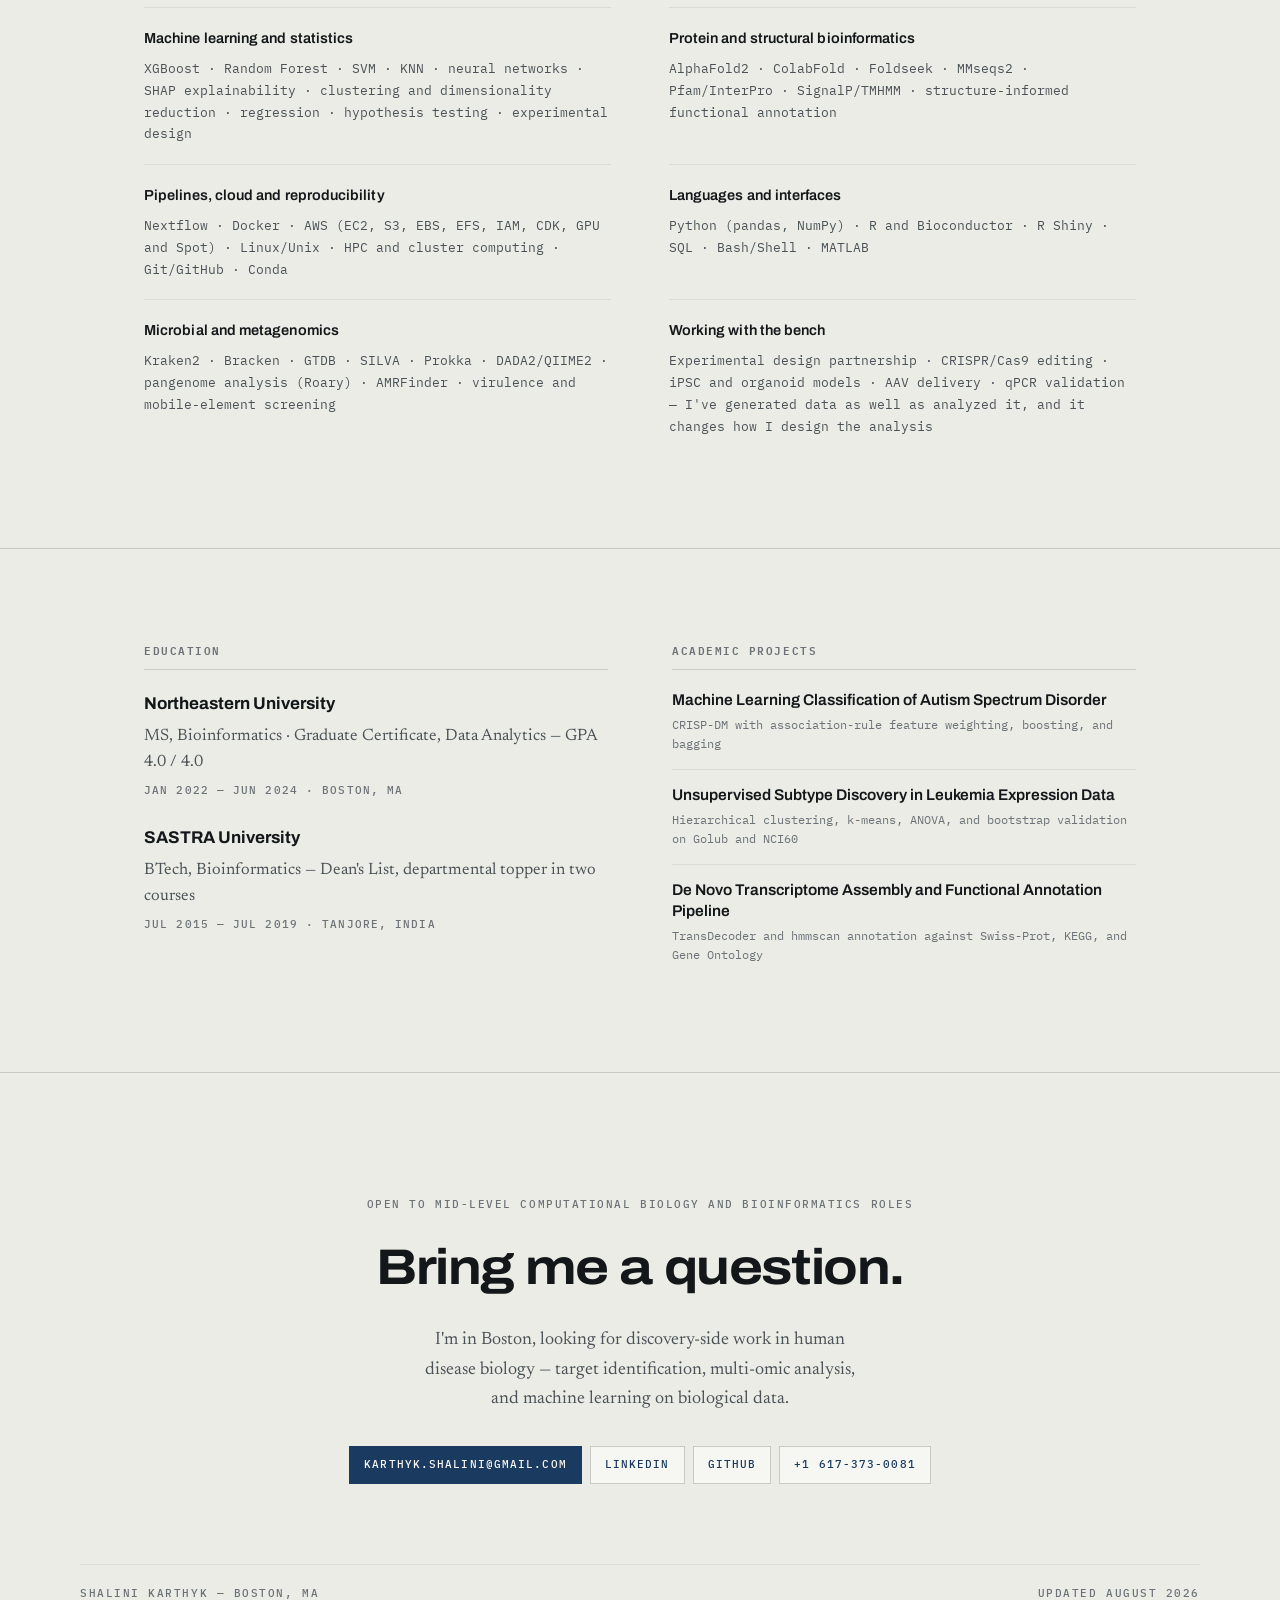
<file: _reference/index.html>
<!DOCTYPE html>
<html lang="en">
<head>
<meta charset="utf-8">
<meta name="viewport" content="width=device-width, initial-scale=1">
<title>Shalini Karthyk — Computational Biologist</title>
<meta name="description" content="Computational biologist in Boston. Five years across genomics, single-cell transcriptomics, machine learning and protein structure, pointed at human disease biology.">
<link rel="preconnect" href="https://fonts.googleapis.com">
<link rel="preconnect" href="https://fonts.gstatic.com" crossorigin>
<link href="https://fonts.googleapis.com/css2?family=Archivo:wdth,wght@100..125,400..800&family=IBM+Plex+Mono:wght@400;500;600&family=Newsreader:ital,opsz,wght@0,6..72,300..500;1,6..72,300..500&display=swap" rel="stylesheet">
<style>
:root{
  --bg:#EBECE6;
  --surface:#F6F7F2;
  --ink:#13171A;
  --ink-2:#4B5257;
  --ink-3:#6C7278;
  --rule:#C8CAC3;
  --rule-soft:#D9DBD4;
  --deep:#1B3A5F;
  --signal:#9E2B62;

  --grot:'Archivo',system-ui,sans-serif;
  --serif:'Newsreader',Georgia,serif;
  --mono:'IBM Plex Mono',ui-monospace,monospace;

  --pad:clamp(20px,5vw,72px);
  --maxw:1120px;
}

*{box-sizing:border-box}
html{scroll-behavior:smooth;-webkit-text-size-adjust:100%}
body{
  margin:0;background:var(--bg);color:var(--ink);
  font-family:var(--serif);font-size:18px;line-height:1.62;
  -webkit-font-smoothing:antialiased;
}
a{color:inherit}
.wrap{max-width:var(--maxw);margin:0 auto;padding-left:var(--pad);padding-right:var(--pad)}
.mono{font-family:var(--mono);font-size:11px;font-weight:500;letter-spacing:.14em;text-transform:uppercase}
.soft{color:var(--ink-3)}

/* ---------------- nav ---------------- */
.nav{position:sticky;top:0;z-index:50;background:rgba(235,236,230,.92);backdrop-filter:saturate(150%) blur(10px);border-bottom:1px solid var(--rule-soft)}
.nav-in{display:flex;align-items:center;justify-content:space-between;gap:16px;height:56px}
.brand{font-family:var(--grot);font-weight:700;font-size:13.5px;letter-spacing:.07em;text-transform:uppercase;text-decoration:none}
.brand i{font-style:normal;color:var(--signal)}
.nav-links{display:flex;gap:22px}
.nav-links a{font-family:var(--mono);font-size:11px;font-weight:500;letter-spacing:.12em;text-transform:uppercase;text-decoration:none;color:var(--ink-2);border-bottom:1px solid transparent;padding:3px 0;transition:color .18s,border-color .18s}
.nav-links a:hover{color:var(--deep);border-bottom-color:var(--deep)}
@media(max-width:760px){.nav-links a:nth-child(-n+2){display:none}}

/* ---------------- hero ---------------- */
.hero{padding:clamp(56px,11vw,132px) 0 clamp(48px,8vw,88px)}
h1{margin:18px 0 0;display:block;text-wrap:balance}
h1 .ask{
  display:block;font-family:var(--serif);font-weight:400;font-style:italic;
  font-size:clamp(27px,4.4vw,50px);line-height:1.08;letter-spacing:-.012em;color:var(--deep);
}
h1 .build{
  display:block;font-family:var(--grot);font-weight:700;font-stretch:116%;
  font-size:clamp(38px,6.8vw,80px);line-height:.99;letter-spacing:-.028em;
  margin-top:.12em;
}
.statement{font-size:clamp(18px,1.9vw,20.5px);line-height:1.6;color:var(--ink-2);max-width:38em;margin:32px 0 0}
.statement + .statement{margin-top:14px}
.statement b{color:var(--ink);font-weight:500}

.chips{display:flex;flex-wrap:wrap;gap:8px;margin-top:36px}
.chip{
  font-family:var(--mono);font-size:11px;font-weight:500;letter-spacing:.1em;text-transform:uppercase;
  text-decoration:none;color:var(--deep);background:var(--surface);border:1px solid var(--rule);
  padding:9px 14px;transition:background .18s,border-color .18s,color .18s,transform .18s;
}
.chip:hover{background:var(--deep);border-color:var(--deep);color:var(--surface);transform:translateY(-1px)}
.chip.solid{background:var(--deep);border-color:var(--deep);color:var(--surface)}
.chip.solid:hover{background:var(--signal);border-color:var(--signal)}

/* ---------------- section shell ---------------- */
.sec{padding:clamp(52px,7.5vw,92px) 0;border-top:1px solid var(--rule)}
.sec-head{display:flex;align-items:baseline;gap:20px;flex-wrap:wrap;margin-bottom:clamp(26px,4vw,42px)}
.sec-head h2{font-family:var(--grot);font-weight:700;font-stretch:108%;font-size:clamp(23px,3vw,32px);letter-spacing:-.022em;margin:0}
.sec-head p{margin:0;font-size:16px;color:var(--ink-3);max-width:32em}

/* ---------------- publications ---------------- */
.pub{display:grid;grid-template-columns:104px 1fr;gap:clamp(14px,3vw,30px);padding:20px 0;border-top:1px solid var(--rule-soft)}
.pub:first-of-type{border-top:0;padding-top:0}
@media(max-width:640px){.pub{grid-template-columns:1fr;gap:6px}}
.pub-st{font-family:var(--mono);font-size:10px;font-weight:600;letter-spacing:.13em;text-transform:uppercase;color:var(--ink-3);padding-top:7px}
.pub-st.live{color:var(--signal)}
.pub h3{margin:0;font-family:var(--serif);font-weight:400;font-size:18.5px;line-height:1.4}
.pub .auth{margin:7px 0 0;font-family:var(--mono);font-size:11.5px;letter-spacing:.03em;color:var(--ink-3)}
.pub .auth b{color:var(--ink);font-weight:600}
.pub a{color:var(--deep);text-underline-offset:3px}
.pub a:hover{color:var(--signal)}

/* ---------------- career spine ---------------- */
.role{display:grid;grid-template-columns:168px 1fr;gap:clamp(16px,3.5vw,44px);padding:clamp(30px,4vw,44px) 0;border-top:1px solid var(--rule-soft)}
.role:first-of-type{border-top:0;padding-top:0}
@media(max-width:820px){.role{grid-template-columns:1fr;gap:12px}}
.when{font-family:var(--mono);font-size:11px;font-weight:500;letter-spacing:.1em;text-transform:uppercase;color:var(--ink-3);padding-top:6px}
.org{font-family:var(--grot);font-weight:700;font-stretch:106%;font-size:clamp(20px,2.4vw,25px);letter-spacing:-.018em;margin:0;line-height:1.15}
.org .place{font-family:var(--serif);font-weight:400;font-size:16px;color:var(--ink-3);letter-spacing:0}
.jobtitle{font-family:var(--mono);font-size:11.5px;letter-spacing:.09em;text-transform:uppercase;color:var(--deep);margin:9px 0 0}
.scope{margin:14px 0 0;color:var(--ink-2);max-width:60ch}
.flag{display:inline-block;margin-top:12px;font-family:var(--mono);font-size:10px;font-weight:500;letter-spacing:.11em;text-transform:uppercase;color:var(--signal);border:1px solid var(--signal);padding:3px 8px}

.projects{margin-top:26px;display:grid;gap:2px;background:var(--rule-soft);border:1px solid var(--rule-soft)}
.proj{background:var(--surface);padding:clamp(18px,2.4vw,26px);transition:background .2s}
.proj:hover{background:#FBFCF8}
.q{
  font-family:var(--serif);font-style:italic;font-weight:400;
  font-size:clamp(17.5px,2vw,20px);line-height:1.35;color:var(--deep);
  margin:0;text-wrap:balance;
}
.proj p{margin:12px 0 0;font-size:17px;color:var(--ink-2);max-width:64ch}
.proj p b{color:var(--ink);font-weight:500}
.tools{display:flex;flex-wrap:wrap;gap:5px;margin-top:15px}
.tool{font-family:var(--mono);font-size:10.5px;letter-spacing:.05em;color:var(--ink-3);border:1px solid var(--rule);padding:3px 7px}

/* ---------------- capabilities ---------------- */
.caps{display:grid;grid-template-columns:1fr 1fr;gap:0 clamp(28px,4.5vw,60px)}
@media(max-width:820px){.caps{grid-template-columns:1fr}}
.cap{padding:19px 0;border-top:1px solid var(--rule-soft)}
.caps > .cap:nth-child(1),.caps > .cap:nth-child(2){border-top:0;padding-top:0}
@media(max-width:820px){.caps > .cap:nth-child(2){border-top:1px solid var(--rule-soft);padding-top:19px}}
.cap h3{font-family:var(--grot);font-weight:600;font-size:14.5px;letter-spacing:.005em;margin:0 0 7px}
.cap p{margin:0;font-family:var(--mono);font-size:12.5px;line-height:1.75;color:var(--ink-2)}

/* ---------------- education / projects ---------------- */
.two{display:grid;grid-template-columns:1fr 1fr;gap:clamp(32px,5vw,64px)}
@media(max-width:880px){.two{grid-template-columns:1fr;gap:44px}}
.sub{font-family:var(--mono);font-size:11px;font-weight:600;letter-spacing:.14em;text-transform:uppercase;color:var(--ink-3);margin:0 0 20px;padding-bottom:10px;border-bottom:1px solid var(--rule)}
.edu{margin-bottom:24px}
.edu h3{font-family:var(--grot);font-weight:700;font-size:17px;margin:0}
.edu p{margin:5px 0 0;font-size:16.5px;color:var(--ink-2)}
.edu p.when{margin-top:6px;padding-top:0;font-size:11px;color:var(--ink-3)}
.ap{padding:15px 0;border-top:1px solid var(--rule-soft)}
.ap:first-of-type{border-top:0;padding-top:0}
.ap h3{font-family:var(--grot);font-weight:600;font-size:15.5px;line-height:1.3;margin:0}
.ap p{margin:6px 0 0;font-family:var(--mono);font-size:11.5px;line-height:1.65;color:var(--ink-3)}

/* ---------------- contact ---------------- */
.contact{padding:clamp(64px,9vw,112px) 0 0;border-top:1px solid var(--rule);text-align:center}
.contact h2{font-family:var(--grot);font-weight:700;font-stretch:114%;font-size:clamp(28px,4.6vw,50px);letter-spacing:-.028em;margin:14px 0 0}
.contact .blurb{color:var(--ink-2);margin:18px auto 0;max-width:44ch}
.contact .chips{justify-content:center;margin-top:32px}
.foot{margin-top:clamp(48px,7vw,80px);border-top:1px solid var(--rule-soft);padding:20px 0 38px;display:flex;justify-content:space-between;gap:12px;flex-wrap:wrap;color:var(--ink-3)}

/* ---------------- reveal ---------------- */
.rv{opacity:0;transform:translateY(14px);transition:opacity .6s ease,transform .6s cubic-bezier(.22,.61,.36,1)}
.rv.in{opacity:1;transform:none}
:focus-visible{outline:2px solid var(--signal);outline-offset:3px}

@media(prefers-reduced-motion:reduce){
  html{scroll-behavior:auto}
  *,*::before,*::after{animation-duration:.01ms!important;transition-duration:.01ms!important}
  .rv{opacity:1;transform:none}
}
</style>
</head>
<body>

<nav class="nav">
  <div class="wrap nav-in">
    <a class="brand" href="#top">Shalini Karthyk<i>.</i></a>
    <div class="nav-links">
      <a href="#publications">Publications</a>
      <a href="#work">Work</a>
      <a href="#capabilities">Capabilities</a>
      <a href="#contact">Contact</a>
    </div>
  </div>
</nav>

<header class="hero" id="top">
  <div class="wrap">
    <p class="mono soft">Computational Biologist — Boston, MA</p>
    <h1>
      <span class="ask">Biology asks.</span>
      <span class="build">I build what<br>answers it.</span>
    </h1>
    <p class="statement">I've spent five years learning both sides of the problem — <b>where biological data actually comes from, and what it takes to make it answer something.</b> Genomics, single-cell transcriptomics, machine learning, protein structure: the methods change, the goal doesn't. Get close enough to a disease or a mechanism to say something useful about it.</p>
    <p class="statement">Three publications, all in human immunology. Currently the sole computational scientist at a Boston biotechnology company.</p>
    <div class="chips">
      <a class="chip solid" href="#work">See the work</a>
      <a class="chip" href="mailto:karthyk.shalini@gmail.com">karthyk.shalini@gmail.com</a>
      <a class="chip" href="https://www.linkedin.com/in/shalini-karthyk/" target="_blank" rel="noopener">LinkedIn</a>
      <a class="chip" href="https://github.com/shalini-karthyk" target="_blank" rel="noopener">GitHub</a>
    </div>
  </div>
</header>

<section class="sec" id="publications">
  <div class="wrap">
    <div class="sec-head rv">
      <h2>Publications</h2>
      <p>RNA-binding protein regulation and NK-cell immunology.</p>
    </div>

    <div class="pub rv">
      <div class="pub-st live">bioRxiv 2026</div>
      <div>
        <h3>Explainable machine learning reveals an RBP regulatory logic of exon skipping</h3>
        <p class="auth">Raghav JR, Paul A, Anderson R, <b>Karthyk S</b>, et al. · <a href="https://doi.org/10.64898/2026.05.29.728731" target="_blank" rel="noopener">10.64898/2026.05.29.728731</a></p>
      </div>
    </div>

    <div class="pub rv">
      <div class="pub-st">Under review</div>
      <div>
        <h3>An integrative function-to-omics and alternative splicing platform to enrich cytotoxic NK cells for cancer immunotherapeutics</h3>
        <p class="auth">Estevam J, White R, Finocchiaro M, <b>Karthyk S</b>, et al.</p>
      </div>
    </div>

    <div class="pub rv">
      <div class="pub-st">Under review</div>
      <div>
        <h3>An innovative single-cell function-to-omics platform to characterize bispecific antibodies</h3>
        <p class="auth">Estevam J, Finocchiaro M, <b>Karthyk S</b>, et al.</p>
      </div>
    </div>
  </div>
</section>

<section class="sec" id="work">
  <div class="wrap">
    <div class="sec-head rv">
      <h2>Work</h2>
      <p>Most recent first. Each project starts with the question someone needed answered.</p>
    </div>

    <!-- BREAKING -->
    <div class="role rv">
      <div class="when">Nov 2024 — Present</div>
      <div>
        <h3 class="org">Breaking <span class="place">· Boston, MA</span></h3>
        <p class="jobtitle">Associate Bioinformatics Scientist </p>
        <p class="scope">Sole computational scientist at a 25-person company, supporting seven bench scientists across microbiology and protein science — partnering from experimental design through analysis and interpretation. Most of what's below didn't exist before I built it.</p>

        <div class="projects">
          <div class="proj">
            <p class="q">Which of these six thousand proteins is worth a bench scientist's time?</p>
            <p>I designed the whole funnel. Six thousand-plus sequences through three independent prediction tools at a 70% confidence floor, narrowing to roughly 700 — then convergence: time-course RNA-seq differential expression, secretion prediction across 863 proteins, and Swiss-Prot homology cross-validation to resolve which candidates were genuinely secreted. <b>Six nominated — three with converging multi-evidence support, three novel — all now in wet-lab validation.</b> Safety ran alongside: 54 virulence hits and 53 mobile genetic elements screened across a 5,800-gene genome, no major human-pathogenicity determinants, cleared for downstream development.</p>
            <div class="tools"><span class="tool">fastp</span><span class="tool">HISAT2</span><span class="tool">featureCounts</span><span class="tool">DESeq2</span><span class="tool">SignalP</span><span class="tool">TMHMM</span><span class="tool">AMRFinder</span><span class="tool">Roary</span></div>
          </div>

          <div class="proj">
            <p class="q">What does a protein do when sequence homology has nothing to say about it?</p>
            <p>Domains of Unknown Function are exactly that — annotated as unknown because nothing similar has been characterized. Structure still has something to say. I built a pipeline pairing Pfam/InterPro assignment with AlphaFold2 prediction, then searching the resulting folds with Foldseek against local MMseqs2 databases hosted on AWS, recovering function where BLAST comes back blank.</p>
            <div class="tools"><span class="tool">AlphaFold2</span><span class="tool">ColabFold</span><span class="tool">Foldseek</span><span class="tool">MMseqs2</span><span class="tool">InterPro</span></div>
          </div>

          <div class="proj">
            <p class="q">Where does a company with no compute actually run its science?</p>
            <p>I architected the AWS research environment from scratch — EC2, S3, EBS, EFS, IAM, CDK, NVMe, GPU and Spot — replacing paid external compute and aging in-house servers. <b>Trained 15 colleagues; it now serves 10 active users and all company research data.</b> On top of it, the first end-to-end single-genome workflow, taking annotation to candidate in under two hours and generalized for reuse on future organisms.</p>
            <div class="tools"><span class="tool">AWS CDK</span><span class="tool">EC2 / S3 / EFS</span><span class="tool">Docker</span><span class="tool">Nextflow</span><span class="tool">Linux / HPC</span></div>
          </div>

          <div class="proj">
            <p class="q">Who is in this microbial community, and what are they doing?</p>
            <p>A containerized Nextflow/QIIME2 workflow automating quality filtering, DADA2 denoising, ASV generation, SILVA taxonomy assignment and diversity analysis — then profiled 24 metagenomic and metatranscriptomic samples through it with Kraken2/Bracken and GTDB.</p>
            <div class="tools"><span class="tool">Nextflow</span><span class="tool">QIIME2</span><span class="tool">DADA2</span><span class="tool">Kraken2</span><span class="tool">Bracken</span><span class="tool">GTDB</span><span class="tool">SILVA</span></div>
          </div>
        </div>
      </div>
    </div>

    <!-- IEAI -->
    <div class="role rv">
      <div class="when">Jan 2024 — Aug 2025</div>
      <div>
        <h3 class="org">Institute for Experiential AI, Northeastern University <span class="place">· Boston, MA</span></h3>
        <p class="jobtitle">Bioinformatician · previously Bioinformatics &amp; ML Analyst, Co-op</p>
        <p class="scope">Led the single-cell NK-cell program end to end and guided three co-op analysts through it — assigning analyses, reviewing results, running knowledge transfer.</p>
        <span class="flag">Part-time consulting from Nov 2024 — concurrent with Breaking, both employers aware</span>

        <div class="projects">
          <div class="proj">
            <p class="q">What separates an NK cell that kills from one that doesn't?</p>
            <p>Six healthy donors, twelve cytotoxic and non-cytotoxic samples, roughly a million cells. QC, normalization, clustering, cell-type annotation, marker discovery, differential expression, pathway enrichment — then Monocle trajectories to pull the pseudotime-associated expression programs and cell-state markers that actually distinguish the two states. <b>I layered a MeRIP-seq framework on top</b> to ask whether RNA methylation and transcript-isoform shifts track with immune function.</p>
            <div class="tools"><span class="tool">STAR</span><span class="tool">Seurat</span><span class="tool">Monocle</span><span class="tool">MeRIP-seq</span><span class="tool">GSEA</span><span class="tool">R</span><span class="tool">10X Genomics</span></div>
          </div>

          <div class="proj">
            <p class="q">Can a model tell us why an exon gets skipped, not just whether?</p>
            <p>Accuracy on its own tells a biologist nothing. I built an ETL pipeline over ENCODE shRNA knockdown data for RNA-binding proteins, opening up differential splicing across more than 10,000 splice junctions, then trained XGBoost over a graph-based representation of mRNA splicing spanning 200+ RBPs. <b>SHAP attribution turned the model back into readable regulatory logic</b> — which proteins matter, where, in what combination. The analysis contributed to a 2026 bioRxiv preprint.</p>
            <div class="tools"><span class="tool">Python</span><span class="tool">XGBoost</span><span class="tool">SHAP</span><span class="tool">rMATS</span><span class="tool">MARVEL</span><span class="tool">ENCODE</span></div>
          </div>

          <div class="proj">
            <p class="q">Which transcriptional programs drive a personalized T-cell response?</p>
            <p>Identified CD8+ T-cell transcriptional drivers supporting personalized cancer immunotherapy development, applying DESeq, DEXSeq and GSEA to data generated on a novel single-cell microfluidics platform.</p>
            <div class="tools"><span class="tool">DESeq</span><span class="tool">DEXSeq</span><span class="tool">GSEA</span><span class="tool">Microfluidics scRNA-seq</span></div>
          </div>
        </div>
      </div>
    </div>

    <!-- FULCRUM -->
    <div class="role rv">
      <div class="when">Jun — Aug 2023</div>
      <div>
        <h3 class="org">Fulcrum Therapeutics <span class="place">· Cambridge, MA</span></h3>
        <p class="jobtitle">Bioinformatics Associate Intern</p>
        <p class="scope">Summer placement on a sickle cell therapeutic program.</p>

        <div class="projects">
          <div class="proj">
            <p class="q">How far along the differentiation path is this cell, and how would we know?</p>
            <p>Built an R Shiny application identifying erythroid lineage markers from 10X single-cell data with qPCR validation, <b>narrowing to three high-confidence marker genes</b>, plus custom scoring logic to stage erythroid differentiation for CRISPR and small-molecule screening across 150 compounds. The team kept using the tool after the internship ended.</p>
            <div class="tools"><span class="tool">R Shiny</span><span class="tool">Seurat</span><span class="tool">10X Genomics</span><span class="tool">qPCR</span></div>
          </div>
        </div>
      </div>
    </div>

    <!-- BWH -->
    <div class="role rv">
      <div class="when">Sep 2019 — Sep 2021</div>
      <div>
        <h3 class="org">Brigham and Women's Hospital <span class="place">· Boston, MA</span></h3>
        <p class="jobtitle">Technical Research Assistant</p>
        <p class="scope">Two years split between computational analysis and the bench — which is where I learned what the data costs to produce.</p>

        <div class="projects">
          <div class="proj">
            <p class="q">What makes a kidney organoid vulnerable to nephrotoxic injury?</p>
            <p>Implemented Nextflow NGS pipelines on kidney organoid transcriptomes, calling 1,500+ genetic variants and profiling expression across 7,000 genes, then profiled eight nephrotoxicity-associated genes through integrated genomic and ChIP-seq analysis of 20M sequencing reads in R.</p>
            <div class="tools"><span class="tool">Nextflow</span><span class="tool">Variant calling</span><span class="tool">ChIP-seq</span><span class="tool">R</span></div>
          </div>

          <div class="proj">
            <p class="q">Can we cut 100 kb out of a mouse and get muscle function back?</p>
            <p>Directed a two-person team applying AAV-delivered CRISPR to excise a 100 kb region in a DMD mouse model — designing the guide constructs and delivery conditions and training the team. <b>Treatment improved partial muscle function.</b></p>
            <div class="tools"><span class="tool">CRISPR/Cas9</span><span class="tool">AAV delivery</span><span class="tool">Guide design</span></div>
          </div>
        </div>
      </div>
    </div>

    <!-- HMS -->
    <div class="role rv">
      <div class="when">Feb — Jun 2019</div>
      <div>
        <h3 class="org">Harvard Medical School, Department of Genetics <span class="place">· Boston, MA</span></h3>
        <p class="jobtitle">Research Intern, Thesis Placement</p>
        <p class="scope">Undergraduate thesis work, and where the single-cell thread in everything above starts.</p>

        <div class="projects">
          <div class="proj">
            <p class="q">Which cell types emerge in a kidney organoid, and where do they come from?</p>
            <p>Constructed a Seurat single-cell RNA-seq pipeline resolving five distinct cell subtypes and mapped cell fate with Monocle. Alongside it, executed CRISPR/Cas9 editing of six kidney disease genes in iPSC lines and quantified phenotypic rescue across 5,000 genes by bulk RNA-seq.</p>
            <div class="tools"><span class="tool">Seurat</span><span class="tool">Monocle</span><span class="tool">CRISPR/Cas9</span><span class="tool">iPSC</span><span class="tool">Bulk RNA-seq</span></div>
          </div>
        </div>
      </div>
    </div>

  </div>
</section>

<section class="sec" id="capabilities">
  <div class="wrap">
    <div class="sec-head rv">
      <h2>Capabilities</h2>
      <p>Grouped by the question, not the tool list. Everything here has a project behind it.</p>
    </div>
    <div class="caps rv">
      <div class="cap">
        <h3>Transcriptomics, bulk and single cell</h3>
        <p>scRNA-seq (Seurat, STAR, Monocle) · 10X Genomics · trajectory and pseudotime · cell-type annotation and marker discovery · bulk RNA-seq and differential expression (DESeq2, DEXSeq) · alternative splicing (rMATS, MARVEL) · pathway enrichment (GSEA)</p>
      </div>
      <div class="cap">
        <h3>Functional and variant genomics</h3>
        <p>Variant calling (WGS/WES) · GWAS · eQTL · ChIP-seq · ATAC-seq · MeRIP-seq epitranscriptomics · spatial transcriptomics · GEO, ENCODE, GENCODE, Ensembl, UniProt/Swiss-Prot, NCBI</p>
      </div>
      <div class="cap">
        <h3>Machine learning and statistics</h3>
        <p>XGBoost · Random Forest · SVM · KNN · neural networks · SHAP explainability · clustering and dimensionality reduction · regression · hypothesis testing · experimental design</p>
      </div>
      <div class="cap">
        <h3>Protein and structural bioinformatics</h3>
        <p>AlphaFold2 · ColabFold · Foldseek · MMseqs2 · Pfam/InterPro · SignalP/TMHMM · structure-informed functional annotation</p>
      </div>
      <div class="cap">
        <h3>Pipelines, cloud and reproducibility</h3>
        <p>Nextflow · Docker · AWS (EC2, S3, EBS, EFS, IAM, CDK, GPU and Spot) · Linux/Unix · HPC and cluster computing · Git/GitHub · Conda</p>
      </div>
      <div class="cap">
        <h3>Languages and interfaces</h3>
        <p>Python (pandas, NumPy) · R and Bioconductor · R Shiny · SQL · Bash/Shell · MATLAB</p>
      </div>
      <div class="cap">
        <h3>Microbial and metagenomics</h3>
        <p>Kraken2 · Bracken · GTDB · SILVA · Prokka · DADA2/QIIME2 · pangenome analysis (Roary) · AMRFinder · virulence and mobile-element screening</p>
      </div>
      <div class="cap">
        <h3>Working with the bench</h3>
        <p>Experimental design partnership · CRISPR/Cas9 editing · iPSC and organoid models · AAV delivery · qPCR validation — I've generated data as well as analyzed it, and it changes how I design the analysis</p>
      </div>
    </div>
  </div>
</section>

<section class="sec">
  <div class="wrap two">
    <div class="rv">
      <p class="sub">Education</p>
      <div class="edu">
        <h3>Northeastern University</h3>
        <p>MS, Bioinformatics · Graduate Certificate, Data Analytics — GPA 4.0 / 4.0</p>
        <p class="when">Jan 2022 — Jun 2024 · Boston, MA</p>
      </div>
      <div class="edu">
        <h3>SASTRA University</h3>
        <p>BTech, Bioinformatics — Dean's List, departmental topper in two courses</p>
        <p class="when">Jul 2015 — Jul 2019 · Tanjore, India</p>
      </div>
    </div>

    <div class="rv">
      <p class="sub">Academic projects</p>
      <div class="ap">
        <h3>Machine Learning Classification of Autism Spectrum Disorder</h3>
        <p>CRISP-DM with association-rule feature weighting, boosting, and bagging</p>
      </div>
      <div class="ap">
        <h3>Unsupervised Subtype Discovery in Leukemia Expression Data</h3>
        <p>Hierarchical clustering, k-means, ANOVA, and bootstrap validation on Golub and NCI60</p>
      </div>
      <div class="ap">
        <h3>De Novo Transcriptome Assembly and Functional Annotation Pipeline</h3>
        <p>TransDecoder and hmmscan annotation against Swiss-Prot, KEGG, and Gene Ontology</p>
      </div>
    </div>
  </div>
</section>

<section class="contact" id="contact">
  <div class="wrap">
    <p class="mono soft">Open to mid-level computational biology and bioinformatics roles</p>
    <h2>Bring me a question.</h2>
    <p class="blurb">I'm in Boston, looking for discovery-side work in human disease biology — target identification, multi-omic analysis, and machine learning on biological data.</p>
    <div class="chips">
      <a class="chip solid" href="mailto:karthyk.shalini@gmail.com">karthyk.shalini@gmail.com</a>
      <a class="chip" href="https://www.linkedin.com/in/shalini-karthyk/" target="_blank" rel="noopener">LinkedIn</a>
      <a class="chip" href="https://github.com/shalini-karthyk" target="_blank" rel="noopener">GitHub</a>
      <a class="chip" href="tel:+16173730081">+1 617-373-0081</a>
    </div>
  </div>
  <div class="wrap foot">
    <span class="mono">Shalini Karthyk — Boston, MA</span>
    <span class="mono">Updated August 2026</span>
  </div>
</section>

<script>
(function(){
  var els = document.querySelectorAll('.rv');
  if(!('IntersectionObserver' in window)){
    Array.prototype.forEach.call(els,function(e){e.classList.add('in');});
    return;
  }
  var io = new IntersectionObserver(function(entries){
    entries.forEach(function(en){
      if(en.isIntersecting){ en.target.classList.add('in'); io.unobserve(en.target); }
    });
  },{rootMargin:'0px 0px -8% 0px',threshold:.05});
  els.forEach(function(e){io.observe(e)});
})();
</script>

</body>
</html>
</file>
